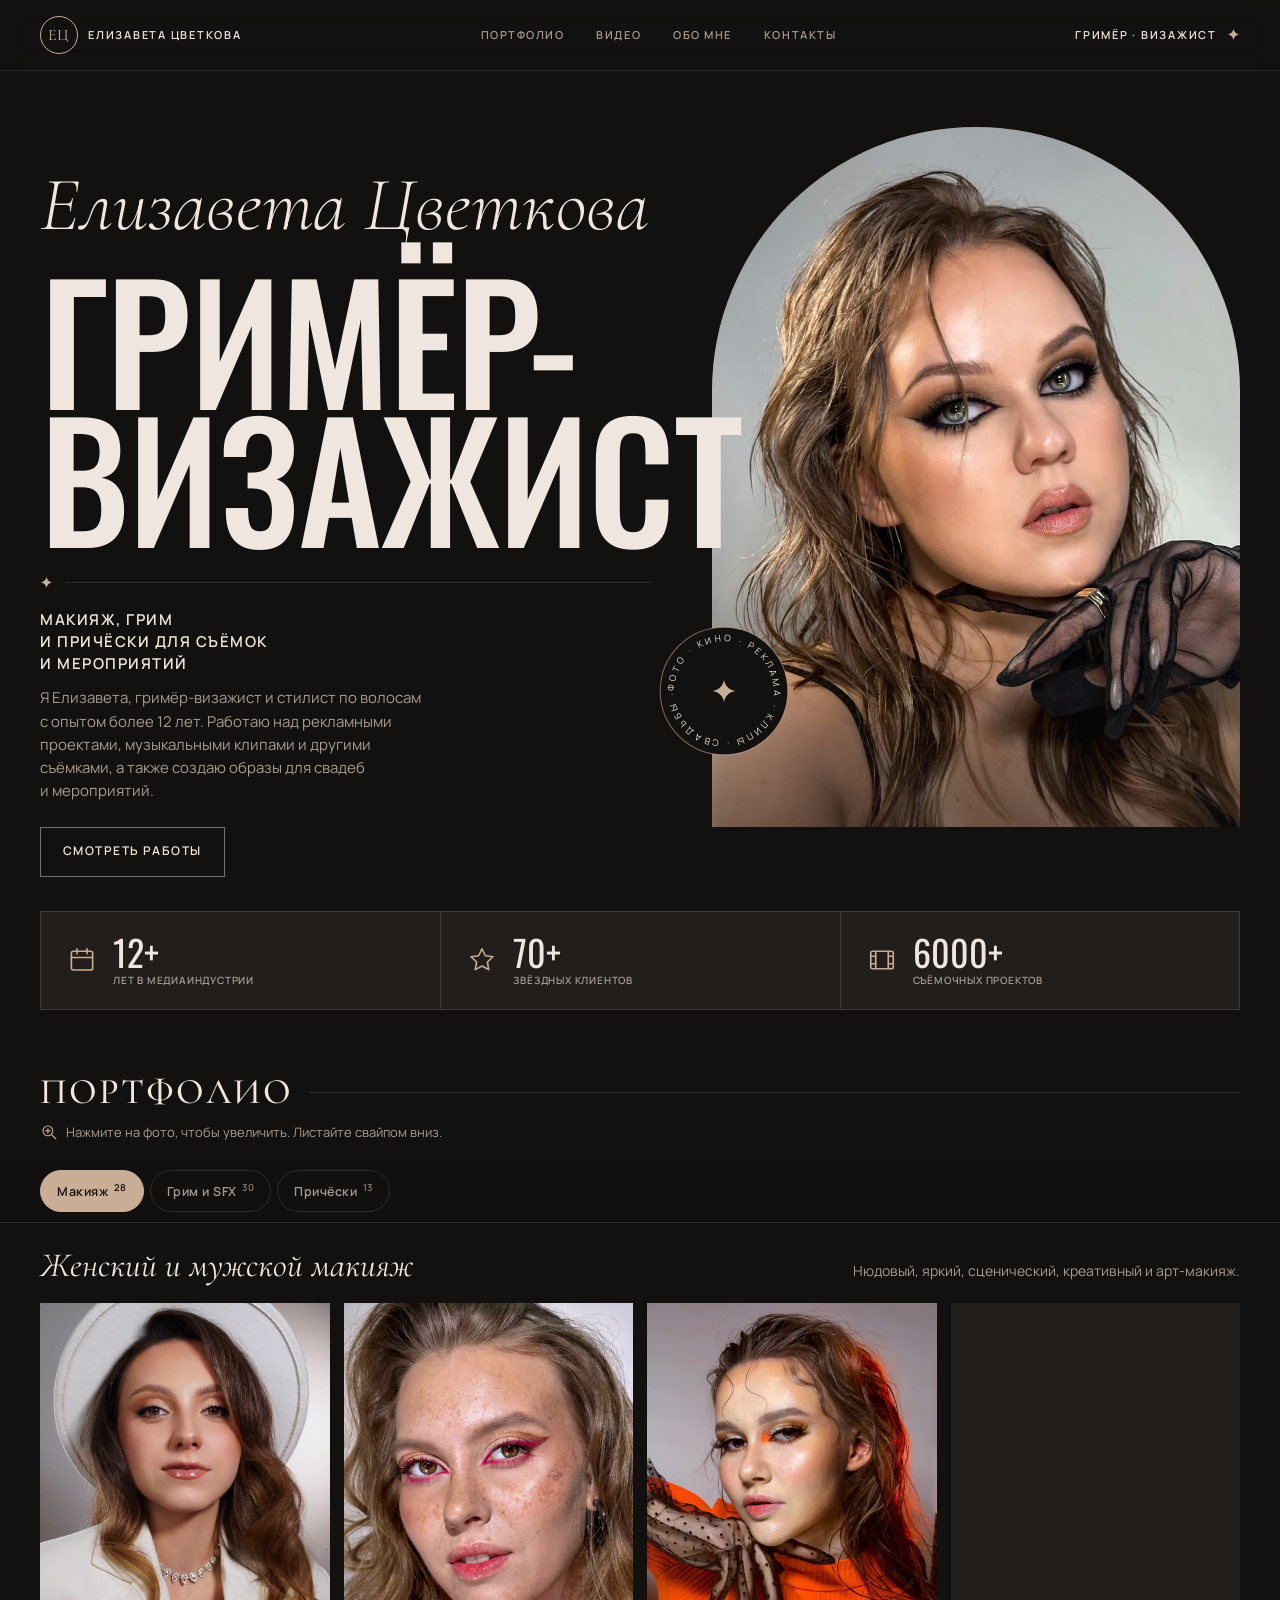
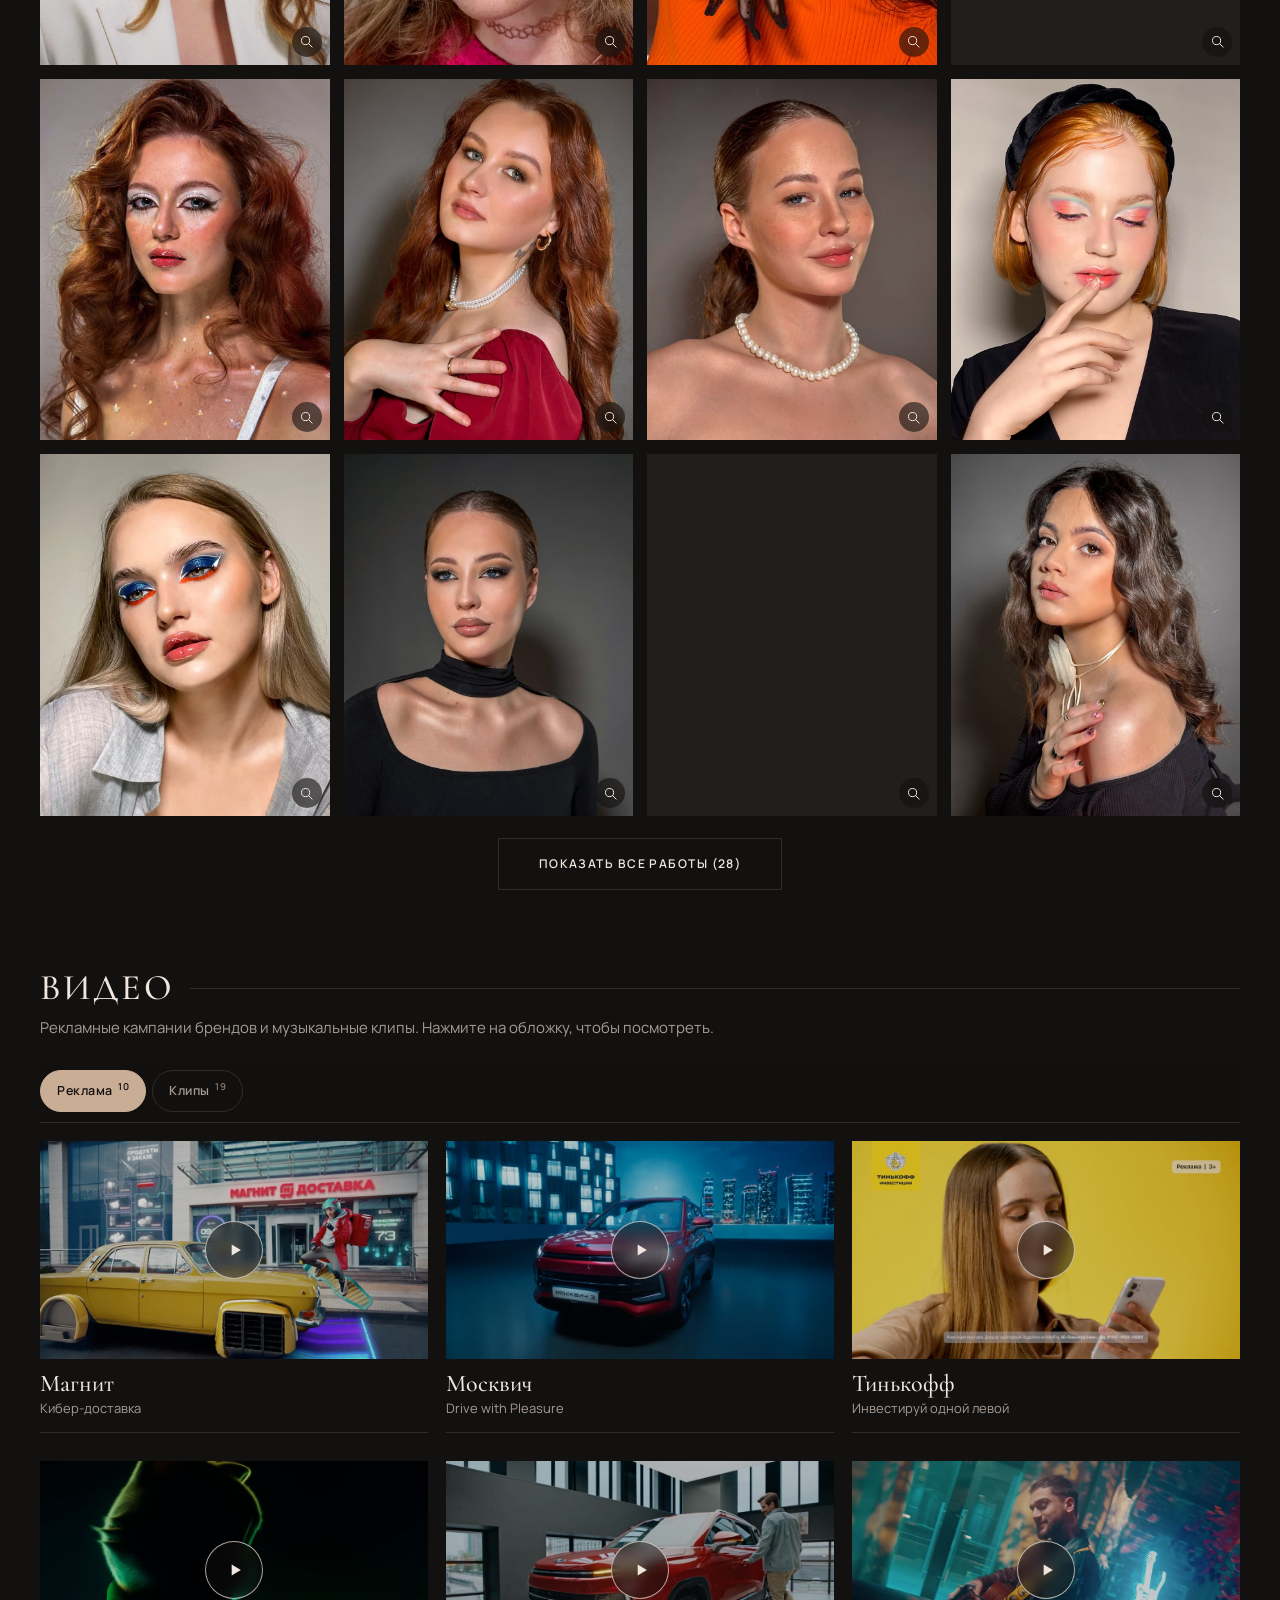
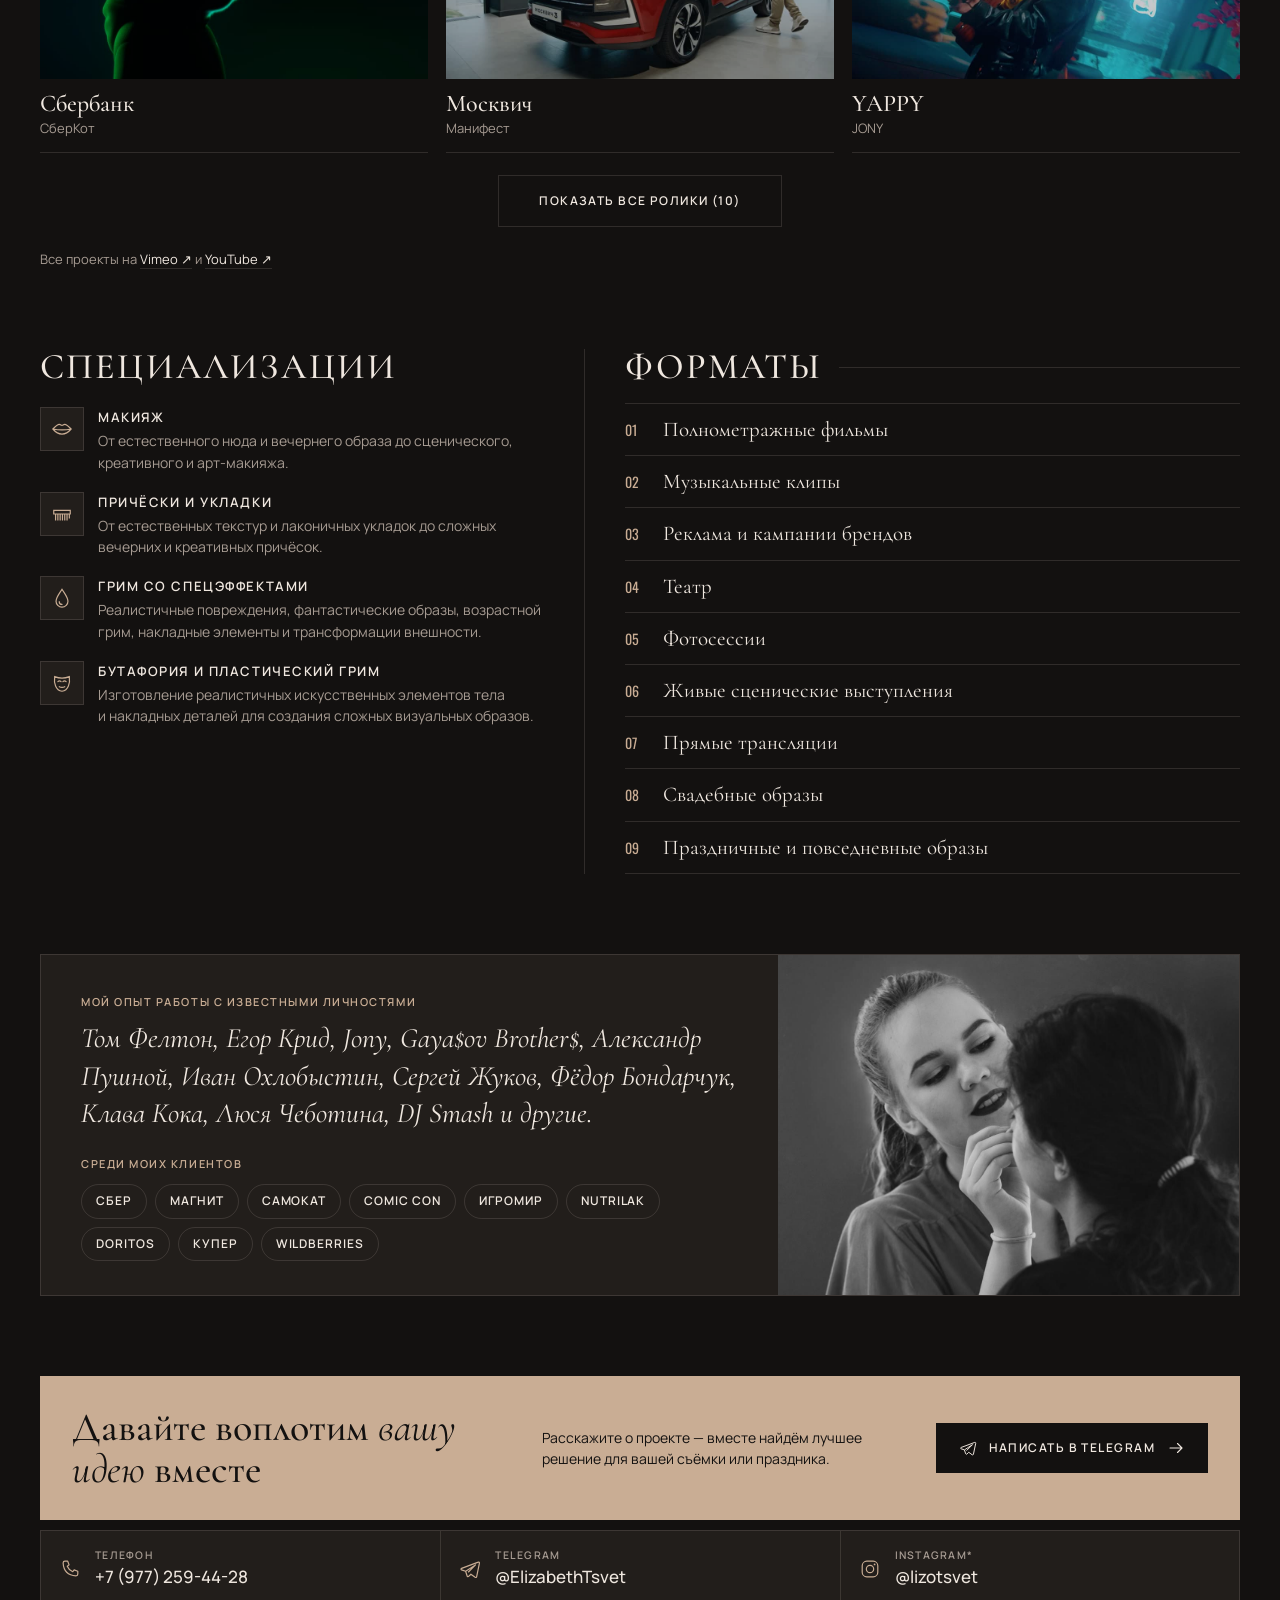
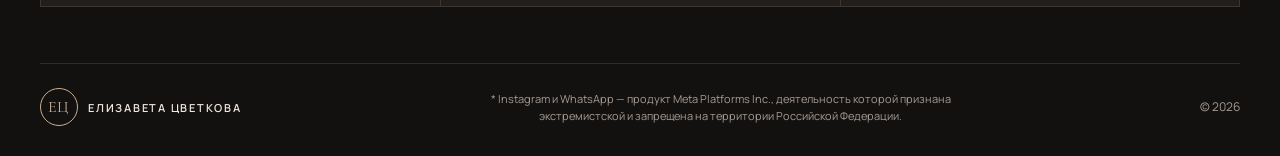
<file: index.html>
<!doctype html>
<html lang="ru">
<head>
  <meta charset="utf-8">
  <meta name="viewport" content="width=device-width, initial-scale=1, viewport-fit=cover">
  <title>Елизавета Цветкова — гримёр-визажист и стилист по волосам</title>
  <meta name="description" content="Елизавета Цветкова — профессиональный гримёр-визажист и стилист по волосам. Более 12 лет в медиаиндустрии: кино, музыкальные клипы, реклама, театр, фотосессии.">
  <meta name="theme-color" content="#131110">
  <meta property="og:title" content="Елизавета Цветкова — гримёр-визажист">
  <meta property="og:description" content="Макияж, грим и спецэффекты, причёски. Кино, клипы, реклама.">
  <meta property="og:image" content="assets/img/cover.jpg">
  <link rel="icon" href="data:image/svg+xml,%3Csvg xmlns='http://www.w3.org/2000/svg' viewBox='0 0 64 64'%3E%3Crect width='64' height='64' rx='32' fill='%23131110'/%3E%3Ccircle cx='32' cy='32' r='27' fill='none' stroke='%23c9ad94' stroke-width='2'/%3E%3Ctext x='32' y='42' font-family='Georgia,serif' font-size='28' fill='%23c9ad94' text-anchor='middle'%3EЕЦ%3C/text%3E%3C/svg%3E">
  <link rel="preconnect" href="https://fonts.googleapis.com">
  <link rel="preconnect" href="https://fonts.gstatic.com" crossorigin>
  <link href="https://fonts.googleapis.com/css2?family=Cormorant+Garamond:ital,wght@0,300;0,400;0,500;1,300;1,400&family=Oswald:wght@400;500&family=Manrope:wght@300;400;500;600&family=Marck+Script&display=swap" rel="stylesheet">
  <link rel="preload" as="image" href="assets/img/md/cover.jpg">
  <link rel="stylesheet" href="assets/vendor/photoswipe/photoswipe.css">
  <link rel="stylesheet" href="style.css">
</head>
<body>

<svg width="0" height="0" style="position:absolute" aria-hidden="true">
  <defs>
    <symbol id="i-star" viewBox="0 0 24 24"><path d="M12 1.5c.6 5.6 4.9 9.9 10.5 10.5-5.6.6-9.9 4.9-10.5 10.5C11.4 16.9 7.1 12.6 1.5 12 7.1 11.4 11.4 7.1 12 1.5z" fill="currentColor"/></symbol>
    <symbol id="i-star-o" viewBox="0 0 24 24"><path d="M12 3l2.7 5.6 6.1.8-4.5 4.2 1.1 6.1L12 16.8l-5.4 2.9 1.1-6.1-4.5-4.2 6.1-.8z" fill="none" stroke="currentColor" stroke-width="1.3" stroke-linejoin="round"/></symbol>
    <symbol id="i-arrow" viewBox="0 0 24 24"><path d="M4 12h15M14 6l6 6-6 6" fill="none" stroke="currentColor" stroke-width="1.5" stroke-linecap="round" stroke-linejoin="round"/></symbol>
    <symbol id="i-zoom" viewBox="0 0 24 24"><circle cx="10.5" cy="10.5" r="6.5" fill="none" stroke="currentColor" stroke-width="1.5"/><path d="M15.5 15.5L21 21M10.5 7.5v6M7.5 10.5h6" fill="none" stroke="currentColor" stroke-width="1.5" stroke-linecap="round"/></symbol>
    <symbol id="i-play" viewBox="0 0 24 24"><path d="M8 5.5v13l11-6.5z" fill="currentColor"/></symbol>
    <symbol id="i-brush" viewBox="0 0 24 24"><path d="M15 3l6 6-8.5 8.5-6-6z M6.5 11.5l6 6c-1.5 3-5 4-8.5 3.5 1-2 .5-4.5 2.5-9.5z" fill="none" stroke="currentColor" stroke-width="1.3" stroke-linejoin="round"/></symbol>
    <symbol id="i-lips" viewBox="0 0 24 24"><path d="M2 12c3-3 5-5 7-5 1.5 0 2 1 3 1s1.5-1 3-1c2 0 4 2 7 5-3 3.5-6 5.5-10 5.5S5 15.5 2 12z M2 12c5 1 15 1 20 0" fill="none" stroke="currentColor" stroke-width="1.3" stroke-linejoin="round"/></symbol>
    <symbol id="i-drop" viewBox="0 0 24 24"><path d="M12 2.5c3.5 5.5 6.5 9 6.5 13a6.5 6.5 0 01-13 0c0-4 3-7.5 6.5-13z M9 16a3 3 0 003 3" fill="none" stroke="currentColor" stroke-width="1.3" stroke-linecap="round"/></symbol>
    <symbol id="i-comb" viewBox="0 0 24 24"><path d="M3 8h18v4H3z M5 12v7 M7.5 12v7 M10 12v7 M12.5 12v7 M15 12v7 M17.5 12v7 M20 12v5" fill="none" stroke="currentColor" stroke-width="1.3"/></symbol>
    <symbol id="i-mask" viewBox="0 0 24 24"><path d="M4 5c5 2 11 2 16 0 1 7-1 15-8 16C5 20 3 12 4 5z M7.5 10.5c1-1 2.5-1 3.5 0 M13 10.5c1-1 2.5-1 3.5 0 M9 16c2 1 4 1 6 0" fill="none" stroke="currentColor" stroke-width="1.3" stroke-linecap="round"/></symbol>
    <symbol id="i-film" viewBox="0 0 24 24"><rect x="3" y="5" width="18" height="14" rx="1.5" fill="none" stroke="currentColor" stroke-width="1.3"/><path d="M7 5v14M17 5v14M3 9h4M3 15h4M17 9h4M17 15h4" fill="none" stroke="currentColor" stroke-width="1.3"/></symbol>
    <symbol id="i-calendar" viewBox="0 0 24 24"><rect x="3.5" y="5" width="17" height="15" rx="1.5" fill="none" stroke="currentColor" stroke-width="1.3"/><path d="M3.5 10h17M8 3v4M16 3v4" fill="none" stroke="currentColor" stroke-width="1.3" stroke-linecap="round"/></symbol>
    <symbol id="i-image" viewBox="0 0 24 24"><rect x="3.5" y="4.5" width="17" height="15" rx="1.5" fill="none" stroke="currentColor" stroke-width="1.3"/><circle cx="9" cy="10" r="1.8" fill="none" stroke="currentColor" stroke-width="1.3"/><path d="M4 17l5-4.5 4 3.5 3-2.5 4 3.5" fill="none" stroke="currentColor" stroke-width="1.3" stroke-linejoin="round"/></symbol>
    <symbol id="i-tg" viewBox="0 0 24 24"><path d="M21 4.5L2.8 11.3c-.8.3-.8 1.4 0 1.7l4.4 1.5 1.7 5.2c.2.7 1.1.9 1.6.4l2.5-2.4 4.6 3.4c.6.4 1.4.1 1.6-.6L22.3 5.7c.2-.8-.6-1.5-1.3-1.2z M7.3 14.5L18 7.5l-8 8" fill="none" stroke="currentColor" stroke-width="1.3" stroke-linejoin="round"/></symbol>
    <symbol id="i-phone" viewBox="0 0 24 24"><path d="M6.5 3.5h3l1.5 4-2 1.5a11 11 0 006 6l1.5-2 4 1.5v3a2 2 0 01-2 2C10 19 5 14 4.5 5.5a2 2 0 012-2z" fill="none" stroke="currentColor" stroke-width="1.3" stroke-linejoin="round"/></symbol>
    <symbol id="i-ig" viewBox="0 0 24 24"><rect x="3.5" y="3.5" width="17" height="17" rx="5" fill="none" stroke="currentColor" stroke-width="1.3"/><circle cx="12" cy="12" r="4" fill="none" stroke="currentColor" stroke-width="1.3"/><circle cx="17" cy="7" r="1" fill="currentColor"/></symbol>
    <symbol id="i-user" viewBox="0 0 24 24"><circle cx="12" cy="8" r="4" fill="none" stroke="currentColor" stroke-width="1.3"/><path d="M4 21c1-4.5 4.5-6.5 8-6.5s7 2 8 6.5" fill="none" stroke="currentColor" stroke-width="1.3" stroke-linecap="round"/></symbol>
  </defs>
</svg>

<!-- Header -->
<header class="hdr">
  <a class="hdr__brand" href="#top" aria-label="На главную">
    <span class="mono">ЕЦ</span>
    <span class="hdr__name">Елизавета Цветкова</span>
  </a>
  <nav class="hdr__nav" aria-label="Разделы">
    <a href="#portfolio">Портфолио</a>
    <a href="#video">Видео</a>
    <a href="#about">Обо мне</a>
    <a href="#contacts">Контакты</a>
  </nav>
  <p class="hdr__role">Гримёр · Визажист <svg class="star"><use href="#i-star"/></svg></p>
</header>

<main id="top">

  <!-- HERO -->
  <section class="hero">
    <div class="hero__head">
      <p class="hero__serif">Елизавета Цветкова</p>
      <h1 class="hero__title"><span>Гримёр-</span><span>визажист</span></h1>
    </div>

    <div class="hero__media">
      <div class="arch">
        <img src="assets/img/md/cover.jpg" alt="Вечерний макияж со смоки-айс — работа Елизаветы Цветковой" width="900" height="1238">
      </div>
      <svg class="badge" viewBox="0 0 120 120" aria-hidden="true">
        <defs><path id="ring" d="M60 60 m-45 0 a45 45 0 1 1 90 0 a45 45 0 1 1 -90 0"/></defs>
        <circle cx="60" cy="60" r="58" fill="#131110" stroke="#c9ad94" stroke-opacity=".55"/>
        <text font-family="Manrope, sans-serif" font-size="8.2" fill="#e9dfd5"><textPath href="#ring" textLength="280" lengthAdjust="spacing">ФОТО · КИНО · РЕКЛАМА · КЛИПЫ · СВАДЬБЫ ·</textPath></text>
        <use href="#i-star" x="48" y="48" width="24" height="24" color="#c9ad94"/>
      </svg>
    </div>

    <div class="hero__text">
      <p class="rule"><svg class="star"><use href="#i-star"/></svg><span></span></p>
      <p class="hero__lead">Макияж, грим и&nbsp;причёски для&nbsp;съёмок и&nbsp;мероприятий</p>
      <p class="hero__copy">Я&nbsp;Елизавета, гримёр-визажист и&nbsp;стилист по&nbsp;волосам с&nbsp;опытом более 12&nbsp;лет. Работаю над рекламными проектами, музыкальными клипами и&nbsp;другими съёмками, а&nbsp;также создаю образы для свадеб и&nbsp;мероприятий.</p>
      <div class="hero__cta">
        <a class="btn btn--light" href="#portfolio">Смотреть работы</a>
      </div>
    </div>
  </section>

  <!-- STATS -->
  <section class="stats wrap" aria-label="Коротко">
    <div class="stat"><svg><use href="#i-calendar"/></svg><p><b>12+</b><span>лет в&nbsp;медиа&shy;индустрии</span></p></div>
    <div class="stat"><svg><use href="#i-star-o"/></svg><p><b>70+</b><span>звёздных клиентов</span></p></div>
    <div class="stat"><svg><use href="#i-film"/></svg><p><b>6000+</b><span>съёмочных проектов</span></p></div>
  </section>

  <!-- PORTFOLIO -->
  <section class="portfolio" id="portfolio">
    <div class="sec-title wrap">
      <h2>Портфолио</h2><span class="sec-title__line"></span>
    </div>
    <p class="portfolio__hint wrap"><svg><use href="#i-zoom"/></svg>Нажмите на фото, чтобы увеличить. Листайте свайпом вниз.</p>

    <div class="tabs-bar">
      <div class="tabs wrap" role="tablist" aria-label="Направления">
        <button class="tab" role="tab" id="tab-makeup" aria-controls="makeup" aria-selected="true">Макияж <sup>28</sup></button>
        <button class="tab" role="tab" id="tab-sfx" aria-controls="sfx" aria-selected="false">Грим и&nbsp;SFX <sup>30</sup></button>
        <button class="tab" role="tab" id="tab-hair" aria-controls="hair" aria-selected="false">Причёски <sup>13</sup></button>
      </div>
    </div>

    <div class="panel wrap" id="makeup" role="tabpanel" aria-labelledby="tab-makeup">
      <div class="panel__head">
        <h3>Женский и&nbsp;мужской макияж</h3>
        <p>Нюдовый, яркий, сценический, креативный и&nbsp;арт-макияж.</p>
      </div>
      <div class="gal" id="gal-makeup"><!--GALLERY:makeup-->
        <a class="gal__item" href="assets/img/makeup-32.jpg" data-pswp-width="853" data-pswp-height="1280" data-caption="Макияж · 01 / 28"><img src="assets/img/md/makeup-32.jpg" alt="Макияж — работа Елизаветы Цветковой, 1" loading="lazy" decoding="async" width="853" height="1280"></a>
        <a class="gal__item" href="assets/img/makeup-33.jpg" data-pswp-width="960" data-pswp-height="1280" data-caption="Макияж · 02 / 28"><img src="assets/img/md/makeup-33.jpg" alt="Макияж — работа Елизаветы Цветковой, 2" loading="lazy" decoding="async" width="960" height="1280"></a>
        <a class="gal__item" href="assets/img/makeup-02.jpg" data-pswp-width="1449" data-pswp-height="1920" data-caption="Макияж · 03 / 28"><img src="assets/img/md/makeup-02.jpg" alt="Макияж — работа Елизаветы Цветковой, 3" loading="lazy" decoding="async" width="1449" height="1920"></a>
        <a class="gal__item" href="assets/img/makeup-03.jpg" data-pswp-width="1440" data-pswp-height="1920" data-caption="Макияж · 04 / 28"><img src="assets/img/md/makeup-03.jpg" alt="Макияж — работа Елизаветы Цветковой, 4" loading="lazy" decoding="async" width="1440" height="1920"></a>
        <a class="gal__item" href="assets/img/makeup-04.jpg" data-pswp-width="1530" data-pswp-height="1920" data-caption="Макияж · 05 / 28"><img src="assets/img/md/makeup-04.jpg" alt="Макияж — работа Елизаветы Цветковой, 5" loading="lazy" decoding="async" width="1530" height="1920"></a>
        <a class="gal__item" href="assets/img/makeup-05.jpg" data-pswp-width="1440" data-pswp-height="1920" data-caption="Макияж · 06 / 28"><img src="assets/img/md/makeup-05.jpg" alt="Макияж — работа Елизаветы Цветковой, 6" loading="lazy" decoding="async" width="1440" height="1920"></a>
        <a class="gal__item" href="assets/img/makeup-07.jpg" data-pswp-width="1440" data-pswp-height="1920" data-caption="Макияж · 07 / 28"><img src="assets/img/md/makeup-07.jpg" alt="Макияж — работа Елизаветы Цветковой, 7" loading="lazy" decoding="async" width="1440" height="1920"></a>
        <a class="gal__item" href="assets/img/makeup-08.jpg" data-pswp-width="1440" data-pswp-height="1920" data-caption="Макияж · 08 / 28"><img src="assets/img/md/makeup-08.jpg" alt="Макияж — работа Елизаветы Цветковой, 8" loading="lazy" decoding="async" width="1440" height="1920"></a>
        <a class="gal__item" href="assets/img/makeup-09.jpg" data-pswp-width="1440" data-pswp-height="1920" data-caption="Макияж · 09 / 28"><img src="assets/img/md/makeup-09.jpg" alt="Макияж — работа Елизаветы Цветковой, 9" loading="lazy" decoding="async" width="1440" height="1920"></a>
        <a class="gal__item" href="assets/img/makeup-10.jpg" data-pswp-width="1440" data-pswp-height="1920" data-caption="Макияж · 10 / 28"><img src="assets/img/md/makeup-10.jpg" alt="Макияж — работа Елизаветы Цветковой, 10" loading="lazy" decoding="async" width="1440" height="1920"></a>
        <a class="gal__item" href="assets/img/makeup-11.jpg" data-pswp-width="1440" data-pswp-height="1920" data-caption="Макияж · 11 / 28"><img src="assets/img/md/makeup-11.jpg" alt="Макияж — работа Елизаветы Цветковой, 11" loading="lazy" decoding="async" width="1440" height="1920"></a>
        <a class="gal__item" href="assets/img/makeup-12.jpg" data-pswp-width="1440" data-pswp-height="1920" data-caption="Макияж · 12 / 28"><img src="assets/img/md/makeup-12.jpg" alt="Макияж — работа Елизаветы Цветковой, 12" loading="lazy" decoding="async" width="1440" height="1920"></a>
        <a class="gal__item" href="assets/img/makeup-13.jpg" data-pswp-width="1440" data-pswp-height="1920" data-caption="Макияж · 13 / 28"><img src="assets/img/md/makeup-13.jpg" alt="Макияж — работа Елизаветы Цветковой, 13" loading="lazy" decoding="async" width="1440" height="1920"></a>
        <a class="gal__item" href="assets/img/makeup-14.jpg" data-pswp-width="1279" data-pswp-height="1920" data-caption="Макияж · 14 / 28"><img src="assets/img/md/makeup-14.jpg" alt="Макияж — работа Елизаветы Цветковой, 14" loading="lazy" decoding="async" width="1279" height="1920"></a>
        <a class="gal__item" href="assets/img/makeup-15.jpg" data-pswp-width="1279" data-pswp-height="1920" data-caption="Макияж · 15 / 28"><img src="assets/img/md/makeup-15.jpg" alt="Макияж — работа Елизаветы Цветковой, 15" loading="lazy" decoding="async" width="1279" height="1920"></a>
        <a class="gal__item" href="assets/img/makeup-19.jpg" data-pswp-width="1440" data-pswp-height="1800" data-caption="Макияж · 16 / 28"><img src="assets/img/md/makeup-19.jpg" alt="Макияж — работа Елизаветы Цветковой, 16" loading="lazy" decoding="async" width="1440" height="1800"></a>
        <a class="gal__item" href="assets/img/makeup-20.jpg" data-pswp-width="1365" data-pswp-height="1920" data-caption="Макияж · 17 / 28"><img src="assets/img/md/makeup-20.jpg" alt="Макияж — работа Елизаветы Цветковой, 17" loading="lazy" decoding="async" width="1365" height="1920"></a>
        <a class="gal__item" href="assets/img/makeup-21.jpg" data-pswp-width="1324" data-pswp-height="1920" data-caption="Макияж · 18 / 28"><img src="assets/img/md/makeup-21.jpg" alt="Макияж — работа Елизаветы Цветковой, 18" loading="lazy" decoding="async" width="1324" height="1920"></a>
        <a class="gal__item" href="assets/img/makeup-22.jpg" data-pswp-width="1400" data-pswp-height="1920" data-caption="Макияж · 19 / 28"><img src="assets/img/md/makeup-22.jpg" alt="Макияж — работа Елизаветы Цветковой, 19" loading="lazy" decoding="async" width="1400" height="1920"></a>
        <a class="gal__item" href="assets/img/makeup-23.jpg" data-pswp-width="1440" data-pswp-height="1920" data-caption="Макияж · 20 / 28"><img src="assets/img/md/makeup-23.jpg" alt="Макияж — работа Елизаветы Цветковой, 20" loading="lazy" decoding="async" width="1440" height="1920"></a>
        <a class="gal__item" href="assets/img/makeup-24.jpg" data-pswp-width="1440" data-pswp-height="1920" data-caption="Макияж · 21 / 28"><img src="assets/img/md/makeup-24.jpg" alt="Макияж — работа Елизаветы Цветковой, 21" loading="lazy" decoding="async" width="1440" height="1920"></a>
        <a class="gal__item" href="assets/img/makeup-25.jpg" data-pswp-width="1372" data-pswp-height="1920" data-caption="Макияж · 22 / 28"><img src="assets/img/md/makeup-25.jpg" alt="Макияж — работа Елизаветы Цветковой, 22" loading="lazy" decoding="async" width="1372" height="1920"></a>
        <a class="gal__item" href="assets/img/makeup-26.jpg" data-pswp-width="985" data-pswp-height="1280" data-caption="Макияж · 23 / 28"><img src="assets/img/md/makeup-26.jpg" alt="Макияж — работа Елизаветы Цветковой, 23" loading="lazy" decoding="async" width="985" height="1280"></a>
        <a class="gal__item" href="assets/img/makeup-27.jpg" data-pswp-width="1440" data-pswp-height="1920" data-caption="Макияж · 24 / 28"><img src="assets/img/md/makeup-27.jpg" alt="Макияж — работа Елизаветы Цветковой, 24" loading="lazy" decoding="async" width="1440" height="1920"></a>
        <a class="gal__item" href="assets/img/makeup-28.jpg" data-pswp-width="1440" data-pswp-height="1920" data-caption="Макияж · 25 / 28"><img src="assets/img/md/makeup-28.jpg" alt="Макияж — работа Елизаветы Цветковой, 25" loading="lazy" decoding="async" width="1440" height="1920"></a>
        <a class="gal__item gal__item--wide" href="assets/img/makeup-29.jpg" data-pswp-width="1600" data-pswp-height="1066" data-caption="Макияж · 26 / 28"><img src="assets/img/md/makeup-29.jpg" alt="Макияж — работа Елизаветы Цветковой, 26" loading="lazy" decoding="async" width="1600" height="1066"></a>
        <a class="gal__item gal__item--wide" href="assets/img/makeup-30.jpg" data-pswp-width="1600" data-pswp-height="1194" data-caption="Макияж · 27 / 28"><img src="assets/img/md/makeup-30.jpg" alt="Макияж — работа Елизаветы Цветковой, 27" loading="lazy" decoding="async" width="1600" height="1194"></a>
        <a class="gal__item gal__item--wide" href="assets/img/makeup-31.jpg" data-pswp-width="1600" data-pswp-height="1164" data-caption="Макияж · 28 / 28"><img src="assets/img/md/makeup-31.jpg" alt="Макияж — работа Елизаветы Цветковой, 28" loading="lazy" decoding="async" width="1600" height="1164"></a>
      <!--/GALLERY--></div>
      <button class="more" type="button" data-more="gal-makeup">Показать все работы</button>
    </div>

    <div class="panel wrap" id="sfx" role="tabpanel" aria-labelledby="tab-sfx">
      <div class="panel__head">
        <h3>Грим, спецэффекты и&nbsp;бутафория</h3>
        <p>Реалистичные раны, травмы и&nbsp;повреждения, возрастной грим, бутафория и&nbsp;искусственные части тела.</p>
      </div>
      <div class="gal" id="gal-sfx"><!--GALLERY:sfx-->
        <a class="gal__item" href="assets/img/sfx-25.jpg" data-pswp-width="828" data-pswp-height="1242" data-caption="Грим и SFX · 01 / 30"><img src="assets/img/md/sfx-25.jpg" alt="Грим и SFX — работа Елизаветы Цветковой, 1" loading="lazy" decoding="async" width="828" height="1242"></a>
        <a class="gal__item" href="assets/img/sfx-26.jpg" data-pswp-width="720" data-pswp-height="1280" data-caption="Грим и SFX · 02 / 30"><img src="assets/img/md/sfx-26.jpg" alt="Грим и SFX — работа Елизаветы Цветковой, 2" loading="lazy" decoding="async" width="720" height="1280"></a>
        <a class="gal__item" href="assets/img/sfx-27.jpg" data-pswp-width="1113" data-pswp-height="1280" data-caption="Грим и SFX · 03 / 30"><img src="assets/img/md/sfx-27.jpg" alt="Грим и SFX — работа Елизаветы Цветковой, 3" loading="lazy" decoding="async" width="1113" height="1280"></a>
        <a class="gal__item" href="assets/img/sfx-28.jpg" data-pswp-width="960" data-pswp-height="1280" data-caption="Грим и SFX · 04 / 30"><img src="assets/img/md/sfx-28.jpg" alt="Грим и SFX — работа Елизаветы Цветковой, 4" loading="lazy" decoding="async" width="960" height="1280"></a>
        <a class="gal__item" href="assets/img/sfx-29.jpg" data-pswp-width="960" data-pswp-height="1280" data-caption="Грим и SFX · 05 / 30"><img src="assets/img/md/sfx-29.jpg" alt="Грим и SFX — работа Елизаветы Цветковой, 5" loading="lazy" decoding="async" width="960" height="1280"></a>
        <a class="gal__item" href="assets/img/sfx-30.jpg" data-pswp-width="853" data-pswp-height="1280" data-caption="Грим и SFX · 06 / 30"><img src="assets/img/md/sfx-30.jpg" alt="Грим и SFX — работа Елизаветы Цветковой, 6" loading="lazy" decoding="async" width="853" height="1280"></a>
        <a class="gal__item" href="assets/img/sfx-01.jpg" data-pswp-width="828" data-pswp-height="1036" data-caption="Грим и SFX · 07 / 30"><img src="assets/img/md/sfx-01.jpg" alt="Грим и SFX — работа Елизаветы Цветковой, 7" loading="lazy" decoding="async" width="828" height="1036"></a>
        <a class="gal__item gal__item--wide" href="assets/img/sfx-02.jpg" data-pswp-width="1200" data-pswp-height="800" data-caption="Грим и SFX · 08 / 30"><img src="assets/img/md/sfx-02.jpg" alt="Грим и SFX — работа Елизаветы Цветковой, 8" loading="lazy" decoding="async" width="1200" height="800"></a>
        <a class="gal__item" href="assets/img/sfx-03.jpg" data-pswp-width="1179" data-pswp-height="1174" data-caption="Грим и SFX · 09 / 30"><img src="assets/img/md/sfx-03.jpg" alt="Грим и SFX — работа Елизаветы Цветковой, 9" loading="lazy" decoding="async" width="1179" height="1174"></a>
        <a class="gal__item" href="assets/img/sfx-04.jpg" data-pswp-width="1280" data-pswp-height="1920" data-caption="Грим и SFX · 10 / 30"><img src="assets/img/md/sfx-04.jpg" alt="Грим и SFX — работа Елизаветы Цветковой, 10" loading="lazy" decoding="async" width="1280" height="1920"></a>
        <a class="gal__item" href="assets/img/sfx-05.jpg" data-pswp-width="1440" data-pswp-height="1920" data-caption="Грим и SFX · 11 / 30"><img src="assets/img/md/sfx-05.jpg" alt="Грим и SFX — работа Елизаветы Цветковой, 11" loading="lazy" decoding="async" width="1440" height="1920"></a>
        <a class="gal__item" href="assets/img/sfx-06.jpg" data-pswp-width="1440" data-pswp-height="1920" data-caption="Грим и SFX · 12 / 30"><img src="assets/img/md/sfx-06.jpg" alt="Грим и SFX — работа Елизаветы Цветковой, 12" loading="lazy" decoding="async" width="1440" height="1920"></a>
        <a class="gal__item" href="assets/img/sfx-07.jpg" data-pswp-width="1536" data-pswp-height="1920" data-caption="Грим и SFX · 13 / 30"><img src="assets/img/md/sfx-07.jpg" alt="Грим и SFX — работа Елизаветы Цветковой, 13" loading="lazy" decoding="async" width="1536" height="1920"></a>
        <a class="gal__item gal__item--wide" href="assets/img/sfx-08.jpg" data-pswp-width="1064" data-pswp-height="626" data-caption="Грим и SFX · 14 / 30"><img src="assets/img/md/sfx-08.jpg" alt="Грим и SFX — работа Елизаветы Цветковой, 14" loading="lazy" decoding="async" width="1064" height="626"></a>
        <a class="gal__item" href="assets/img/sfx-09.jpg" data-pswp-width="1460" data-pswp-height="1920" data-caption="Грим и SFX · 15 / 30"><img src="assets/img/md/sfx-09.jpg" alt="Грим и SFX — работа Елизаветы Цветковой, 15" loading="lazy" decoding="async" width="1460" height="1920"></a>
        <a class="gal__item" href="assets/img/sfx-10.jpg" data-pswp-width="1388" data-pswp-height="1920" data-caption="Грим и SFX · 16 / 30"><img src="assets/img/md/sfx-10.jpg" alt="Грим и SFX — работа Елизаветы Цветковой, 16" loading="lazy" decoding="async" width="1388" height="1920"></a>
        <a class="gal__item gal__item--wide" href="assets/img/sfx-11.jpg" data-pswp-width="1600" data-pswp-height="1200" data-caption="Грим и SFX · 17 / 30"><img src="assets/img/md/sfx-11.jpg" alt="Грим и SFX — работа Елизаветы Цветковой, 17" loading="lazy" decoding="async" width="1600" height="1200"></a>
        <a class="gal__item" href="assets/img/sfx-12.jpg" data-pswp-width="828" data-pswp-height="988" data-caption="Грим и SFX · 18 / 30"><img src="assets/img/md/sfx-12.jpg" alt="Грим и SFX — работа Елизаветы Цветковой, 18" loading="lazy" decoding="async" width="828" height="988"></a>
        <a class="gal__item" href="assets/img/sfx-13.jpg" data-pswp-width="828" data-pswp-height="990" data-caption="Грим и SFX · 19 / 30"><img src="assets/img/md/sfx-13.jpg" alt="Грим и SFX — работа Елизаветы Цветковой, 19" loading="lazy" decoding="async" width="828" height="990"></a>
        <a class="gal__item" href="assets/img/sfx-14.jpg" data-pswp-width="1279" data-pswp-height="1920" data-caption="Грим и SFX · 20 / 30"><img src="assets/img/md/sfx-14.jpg" alt="Грим и SFX — работа Елизаветы Цветковой, 20" loading="lazy" decoding="async" width="1279" height="1920"></a>
        <a class="gal__item" href="assets/img/sfx-15.jpg" data-pswp-width="1453" data-pswp-height="1920" data-caption="Грим и SFX · 21 / 30"><img src="assets/img/md/sfx-15.jpg" alt="Грим и SFX — работа Елизаветы Цветковой, 21" loading="lazy" decoding="async" width="1453" height="1920"></a>
        <a class="gal__item" href="assets/img/sfx-16.jpg" data-pswp-width="1440" data-pswp-height="1920" data-caption="Грим и SFX · 22 / 30"><img src="assets/img/md/sfx-16.jpg" alt="Грим и SFX — работа Елизаветы Цветковой, 22" loading="lazy" decoding="async" width="1440" height="1920"></a>
        <a class="gal__item" href="assets/img/sfx-17.jpg" data-pswp-width="1440" data-pswp-height="1920" data-caption="Грим и SFX · 23 / 30"><img src="assets/img/md/sfx-17.jpg" alt="Грим и SFX — работа Елизаветы Цветковой, 23" loading="lazy" decoding="async" width="1440" height="1920"></a>
        <a class="gal__item" href="assets/img/sfx-18.jpg" data-pswp-width="828" data-pswp-height="1072" data-caption="Грим и SFX · 24 / 30"><img src="assets/img/md/sfx-18.jpg" alt="Грим и SFX — работа Елизаветы Цветковой, 24" loading="lazy" decoding="async" width="828" height="1072"></a>
        <a class="gal__item" href="assets/img/sfx-19.jpg" data-pswp-width="1536" data-pswp-height="1920" data-caption="Грим и SFX · 25 / 30"><img src="assets/img/md/sfx-19.jpg" alt="Грим и SFX — работа Елизаветы Цветковой, 25" loading="lazy" decoding="async" width="1536" height="1920"></a>
        <a class="gal__item" href="assets/img/sfx-20.jpg" data-pswp-width="1179" data-pswp-height="1462" data-caption="Грим и SFX · 26 / 30"><img src="assets/img/md/sfx-20.jpg" alt="Грим и SFX — работа Елизаветы Цветковой, 26" loading="lazy" decoding="async" width="1179" height="1462"></a>
        <a class="gal__item" href="assets/img/sfx-21.jpg" data-pswp-width="1179" data-pswp-height="1466" data-caption="Грим и SFX · 27 / 30"><img src="assets/img/md/sfx-21.jpg" alt="Грим и SFX — работа Елизаветы Цветковой, 27" loading="lazy" decoding="async" width="1179" height="1466"></a>
        <a class="gal__item" href="assets/img/sfx-22.jpg" data-pswp-width="1179" data-pswp-height="1456" data-caption="Грим и SFX · 28 / 30"><img src="assets/img/md/sfx-22.jpg" alt="Грим и SFX — работа Елизаветы Цветковой, 28" loading="lazy" decoding="async" width="1179" height="1456"></a>
        <a class="gal__item" href="assets/img/sfx-23.jpg" data-pswp-width="1536" data-pswp-height="1920" data-caption="Грим и SFX · 29 / 30"><img src="assets/img/md/sfx-23.jpg" alt="Грим и SFX — работа Елизаветы Цветковой, 29" loading="lazy" decoding="async" width="1536" height="1920"></a>
        <a class="gal__item" href="assets/img/sfx-24.jpg" data-pswp-width="1440" data-pswp-height="1920" data-caption="Грим и SFX · 30 / 30"><img src="assets/img/md/sfx-24.jpg" alt="Грим и SFX — работа Елизаветы Цветковой, 30" loading="lazy" decoding="async" width="1440" height="1920"></a>
      <!--/GALLERY--></div>
      <button class="more" type="button" data-more="gal-sfx">Показать все работы</button>
    </div>

    <div class="panel wrap" id="hair" role="tabpanel" aria-labelledby="tab-hair">
      <div class="panel__head">
        <h3>Причёски</h3>
        <p>Причёски любой сложности&nbsp;— от&nbsp;естественных и&nbsp;мягких форм до&nbsp;сложных творческих укладок.</p>
      </div>
      <div class="gal" id="gal-hair"><!--GALLERY:hair-->
        <a class="gal__item" href="assets/img/hair-01.jpg" data-pswp-width="1440" data-pswp-height="1920" data-caption="Причёски · 01 / 13"><img src="assets/img/md/hair-01.jpg" alt="Причёски — работа Елизаветы Цветковой, 1" loading="lazy" decoding="async" width="1440" height="1920"></a>
        <a class="gal__item" href="assets/img/hair-02.jpg" data-pswp-width="1440" data-pswp-height="1920" data-caption="Причёски · 02 / 13"><img src="assets/img/md/hair-02.jpg" alt="Причёски — работа Елизаветы Цветковой, 2" loading="lazy" decoding="async" width="1440" height="1920"></a>
        <a class="gal__item" href="assets/img/hair-03.jpg" data-pswp-width="1440" data-pswp-height="1920" data-caption="Причёски · 03 / 13"><img src="assets/img/md/hair-03.jpg" alt="Причёски — работа Елизаветы Цветковой, 3" loading="lazy" decoding="async" width="1440" height="1920"></a>
        <a class="gal__item" href="assets/img/hair-04.jpg" data-pswp-width="1440" data-pswp-height="1920" data-caption="Причёски · 04 / 13"><img src="assets/img/md/hair-04.jpg" alt="Причёски — работа Елизаветы Цветковой, 4" loading="lazy" decoding="async" width="1440" height="1920"></a>
        <a class="gal__item" href="assets/img/hair-05.jpg" data-pswp-width="1440" data-pswp-height="1920" data-caption="Причёски · 05 / 13"><img src="assets/img/md/hair-05.jpg" alt="Причёски — работа Елизаветы Цветковой, 5" loading="lazy" decoding="async" width="1440" height="1920"></a>
        <a class="gal__item" href="assets/img/hair-06.jpg" data-pswp-width="1440" data-pswp-height="1920" data-caption="Причёски · 06 / 13"><img src="assets/img/md/hair-06.jpg" alt="Причёски — работа Елизаветы Цветковой, 6" loading="lazy" decoding="async" width="1440" height="1920"></a>
        <a class="gal__item" href="assets/img/hair-07.jpg" data-pswp-width="1440" data-pswp-height="1920" data-caption="Причёски · 07 / 13"><img src="assets/img/md/hair-07.jpg" alt="Причёски — работа Елизаветы Цветковой, 7" loading="lazy" decoding="async" width="1440" height="1920"></a>
        <a class="gal__item" href="assets/img/hair-08.jpg" data-pswp-width="1025" data-pswp-height="1280" data-caption="Причёски · 08 / 13"><img src="assets/img/md/hair-08.jpg" alt="Причёски — работа Елизаветы Цветковой, 8" loading="lazy" decoding="async" width="1025" height="1280"></a>
        <a class="gal__item" href="assets/img/hair-09.jpg" data-pswp-width="1440" data-pswp-height="1920" data-caption="Причёски · 09 / 13"><img src="assets/img/md/hair-09.jpg" alt="Причёски — работа Елизаветы Цветковой, 9" loading="lazy" decoding="async" width="1440" height="1920"></a>
        <a class="gal__item" href="assets/img/hair-10.jpg" data-pswp-width="1440" data-pswp-height="1920" data-caption="Причёски · 10 / 13"><img src="assets/img/md/hair-10.jpg" alt="Причёски — работа Елизаветы Цветковой, 10" loading="lazy" decoding="async" width="1440" height="1920"></a>
        <a class="gal__item" href="assets/img/hair-11.jpg" data-pswp-width="1080" data-pswp-height="1920" data-caption="Причёски · 11 / 13"><img src="assets/img/md/hair-11.jpg" alt="Причёски — работа Елизаветы Цветковой, 11" loading="lazy" decoding="async" width="1080" height="1920"></a>
        <a class="gal__item" href="assets/img/hair-12.jpg" data-pswp-width="1031" data-pswp-height="1396" data-caption="Причёски · 12 / 13"><img src="assets/img/md/hair-12.jpg" alt="Причёски — работа Елизаветы Цветковой, 12" loading="lazy" decoding="async" width="1031" height="1396"></a>
        <a class="gal__item" href="assets/img/hair-13.jpg" data-pswp-width="1440" data-pswp-height="1920" data-caption="Причёски · 13 / 13"><img src="assets/img/md/hair-13.jpg" alt="Причёски — работа Елизаветы Цветковой, 13" loading="lazy" decoding="async" width="1440" height="1920"></a>
      <!--/GALLERY--></div>
      <button class="more" type="button" data-more="gal-hair">Показать все работы</button>
    </div>
  </section>

  <!-- VIDEO -->
  <section class="video wrap" id="video">
    <div class="sec-title">
      <h2>Видео</h2><span class="sec-title__line"></span>
    </div>
    <p class="sec-sub">Рекламные кампании брендов и&nbsp;музыкальные клипы. Нажмите на&nbsp;обложку, чтобы посмотреть.</p>

    <div class="tabs-bar tabs-bar--video">
      <div class="tabs" role="tablist" aria-label="Видео по типу">
        <button class="tab" role="tab" id="tab-ads" aria-controls="ads" aria-selected="true">Реклама <sup>10</sup></button>
        <button class="tab" role="tab" id="tab-clips" aria-controls="clips" aria-selected="false">Клипы <sup>19</sup></button>
      </div>
    </div>

    <div class="vpanel" id="ads" role="tabpanel" aria-labelledby="tab-ads">
      <div class="vgrid" id="vg-ads" data-visible="6"><!--VIDEOS:ads-->
        <button class="vitem" type="button" data-provider="vimeo" data-id="762327409" data-title="Магнит — Кибер-доставка"><span class="vitem__thumb"><img src="assets/video/vimeo-762327409.jpg" alt="" loading="lazy" decoding="async" width="960" height="540"><span class="vitem__play"><svg><use href="#i-play"/></svg></span></span><span class="vitem__text"><b>Магнит</b><span>Кибер-доставка</span></span></button>
        <button class="vitem" type="button" data-provider="vimeo" data-id="928876050" data-title="Москвич — Drive with Pleasure"><span class="vitem__thumb"><img src="assets/video/vimeo-928876050.jpg" alt="" loading="lazy" decoding="async" width="960" height="540"><span class="vitem__play"><svg><use href="#i-play"/></svg></span></span><span class="vitem__text"><b>Москвич</b><span>Drive with Pleasure</span></span></button>
        <button class="vitem" type="button" data-provider="vimeo" data-id="1170024408" data-title="Тинькофф — Инвестируй одной левой"><span class="vitem__thumb"><img src="assets/video/vimeo-1170024408.jpg" alt="" loading="lazy" decoding="async" width="960" height="540"><span class="vitem__play"><svg><use href="#i-play"/></svg></span></span><span class="vitem__text"><b>Тинькофф</b><span>Инвестируй одной левой</span></span></button>
        <button class="vitem" type="button" data-provider="vimeo" data-id="1170022445" data-title="Сбербанк — СберКот"><span class="vitem__thumb"><img src="assets/video/vimeo-1170022445.jpg" alt="" loading="lazy" decoding="async" width="960" height="540"><span class="vitem__play"><svg><use href="#i-play"/></svg></span></span><span class="vitem__text"><b>Сбербанк</b><span>СберКот</span></span></button>
        <button class="vitem" type="button" data-provider="vimeo" data-id="1054194268" data-title="Москвич — Манифест"><span class="vitem__thumb"><img src="assets/video/vimeo-1054194268.jpg" alt="" loading="lazy" decoding="async" width="960" height="540"><span class="vitem__play"><svg><use href="#i-play"/></svg></span></span><span class="vitem__text"><b>Москвич</b><span>Манифест</span></span></button>
        <button class="vitem" type="button" data-provider="vimeo" data-id="672281085" data-title="YAPPY — JONY"><span class="vitem__thumb"><img src="assets/video/vimeo-672281085.jpg" alt="" loading="lazy" decoding="async" width="960" height="540"><span class="vitem__play"><svg><use href="#i-play"/></svg></span></span><span class="vitem__text"><b>YAPPY</b><span>JONY</span></span></button>
        <button class="vitem" type="button" data-provider="vimeo" data-id="511983075" data-title="MAKFA — Первые для первых"><span class="vitem__thumb"><img src="assets/video/vimeo-511983075.jpg" alt="" loading="lazy" decoding="async" width="960" height="540"><span class="vitem__play"><svg><use href="#i-play"/></svg></span></span><span class="vitem__text"><b>MAKFA</b><span>Первые для первых</span></span></button>
        <button class="vitem" type="button" data-provider="vimeo" data-id="1034226140" data-title="СБП — Федерация фигурного катания"><span class="vitem__thumb"><img src="assets/video/vimeo-1034226140.jpg" alt="" loading="lazy" decoding="async" width="960" height="540"><span class="vitem__play"><svg><use href="#i-play"/></svg></span></span><span class="vitem__text"><b>СБП</b><span>Федерация фигурного катания</span></span></button>
        <button class="vitem" type="button" data-provider="vimeo" data-id="937732714" data-title="PWL — A Timeless Victory"><span class="vitem__thumb"><img src="assets/video/vimeo-937732714.jpg" alt="" loading="lazy" decoding="async" width="960" height="540"><span class="vitem__play"><svg><use href="#i-play"/></svg></span></span><span class="vitem__text"><b>PWL</b><span>A Timeless Victory</span></span></button>
        <button class="vitem" type="button" data-provider="vimeo" data-id="593340067" data-title="Cosmos Hotel Group — Manifest"><span class="vitem__thumb"><img src="assets/video/vimeo-593340067.jpg" alt="" loading="lazy" decoding="async" width="960" height="540"><span class="vitem__play"><svg><use href="#i-play"/></svg></span></span><span class="vitem__text"><b>Cosmos Hotel Group</b><span>Manifest</span></span></button>
      <!--/VIDEOS--></div>
      <button class="more" type="button" data-more="vg-ads" data-label="Показать все ролики">Показать все ролики</button>
    </div>
    <div class="vpanel" id="clips" role="tabpanel" aria-labelledby="tab-clips">
      <div class="vgrid" id="vg-clips" data-visible="6"><!--VIDEOS:clips-->
        <button class="vitem" type="button" data-provider="youtube" data-id="cuZC6fJlnIo" data-title="Руки Вверх — #ТанецПОП"><span class="vitem__thumb"><img src="assets/video/youtube-cuZC6fJlnIo.jpg" alt="" loading="lazy" decoding="async" width="960" height="540"><span class="vitem__play"><svg><use href="#i-play"/></svg></span></span><span class="vitem__text"><b>Руки Вверх</b><span>#ТанецПОП</span></span></button>
        <button class="vitem" type="button" data-provider="youtube" data-id="pUov86haT88" data-title="GAYAZOV$ BROTHER$ — Увезите меня на дип-хаус"><span class="vitem__thumb"><img src="assets/video/youtube-pUov86haT88.jpg" alt="" loading="lazy" decoding="async" width="960" height="540"><span class="vitem__play"><svg><use href="#i-play"/></svg></span></span><span class="vitem__text"><b>GAYAZOV$ BROTHER$</b><span>Увезите меня на дип-хаус</span></span></button>
        <button class="vitem" type="button" data-provider="youtube" data-id="BiMgQ6itBvk" data-title="DJ Smash feat. Люся Чеботина — Амнезия"><span class="vitem__thumb"><img src="assets/video/youtube-BiMgQ6itBvk.jpg" alt="" loading="lazy" decoding="async" width="960" height="540"><span class="vitem__play"><svg><use href="#i-play"/></svg></span></span><span class="vitem__text"><b>DJ Smash feat. Люся Чеботина</b><span>Амнезия</span></span></button>
        <button class="vitem" type="button" data-provider="youtube" data-id="krnU7TBqL6A" data-title="DJ Smash feat. Дмитрий Ланской — Гимн регби"><span class="vitem__thumb"><img src="assets/video/youtube-krnU7TBqL6A.jpg" alt="" loading="lazy" decoding="async" width="960" height="540"><span class="vitem__play"><svg><use href="#i-play"/></svg></span></span><span class="vitem__text"><b>DJ Smash feat. Дмитрий Ланской</b><span>Гимн регби</span></span></button>
        <button class="vitem" type="button" data-provider="youtube" data-id="cSfvB0OZ-5Q" data-title="Смоки Мо — Белый блюз"><span class="vitem__thumb"><img src="assets/video/youtube-cSfvB0OZ-5Q.jpg" alt="" loading="lazy" decoding="async" width="960" height="540"><span class="vitem__play"><svg><use href="#i-play"/></svg></span></span><span class="vitem__text"><b>Смоки Мо</b><span>Белый блюз</span></span></button>
        <button class="vitem" type="button" data-provider="youtube" data-id="o8R5IZu3HEw" data-title="PKHAT feat. Boulevard Depo &amp; Yanix — AFK"><span class="vitem__thumb"><img src="assets/video/youtube-o8R5IZu3HEw.jpg" alt="" loading="lazy" decoding="async" width="960" height="540"><span class="vitem__play"><svg><use href="#i-play"/></svg></span></span><span class="vitem__text"><b>PKHAT feat. Boulevard Depo &amp; Yanix</b><span>AFK</span></span></button>
        <button class="vitem" type="button" data-provider="youtube" data-id="SjhVeXJanhQ" data-title="АЙКЬЮ — На эмоциях"><span class="vitem__thumb"><img src="assets/video/youtube-SjhVeXJanhQ.jpg" alt="" loading="lazy" decoding="async" width="960" height="540"><span class="vitem__play"><svg><use href="#i-play"/></svg></span></span><span class="vitem__text"><b>АЙКЬЮ</b><span>На эмоциях</span></span></button>
        <button class="vitem" type="button" data-provider="youtube" data-id="tpQUdo-Su8g" data-title="Zvonkiy — Shine"><span class="vitem__thumb"><img src="assets/video/youtube-tpQUdo-Su8g.jpg" alt="" loading="lazy" decoding="async" width="960" height="540"><span class="vitem__play"><svg><use href="#i-play"/></svg></span></span><span class="vitem__text"><b>Zvonkiy</b><span>Shine</span></span></button>
        <button class="vitem" type="button" data-provider="youtube" data-id="oQz7NaOmDKs" data-title="ST — Роллексы"><span class="vitem__thumb"><img src="assets/video/youtube-oQz7NaOmDKs.jpg" alt="" loading="lazy" decoding="async" width="960" height="540"><span class="vitem__play"><svg><use href="#i-play"/></svg></span></span><span class="vitem__text"><b>ST</b><span>Роллексы</span></span></button>
        <button class="vitem" type="button" data-provider="youtube" data-id="wiz22jLZh8k" data-title="Xcho — Майка"><span class="vitem__thumb"><img src="assets/video/youtube-wiz22jLZh8k.jpg" alt="" loading="lazy" decoding="async" width="960" height="540"><span class="vitem__play"><svg><use href="#i-play"/></svg></span></span><span class="vitem__text"><b>Xcho</b><span>Майка</span></span></button>
        <button class="vitem" type="button" data-provider="youtube" data-id="7ZMH5vwiJGs" data-title="DINAT — Полюби меня"><span class="vitem__thumb"><img src="assets/video/youtube-7ZMH5vwiJGs.jpg" alt="" loading="lazy" decoding="async" width="960" height="540"><span class="vitem__play"><svg><use href="#i-play"/></svg></span></span><span class="vitem__text"><b>DINAT</b><span>Полюби меня</span></span></button>
        <button class="vitem" type="button" data-provider="youtube" data-id="p2Td4Zusxn8" data-title="Nick Coldstar — Dota 2 Diss"><span class="vitem__thumb"><img src="assets/video/youtube-p2Td4Zusxn8.jpg" alt="" loading="lazy" decoding="async" width="960" height="540"><span class="vitem__play"><svg><use href="#i-play"/></svg></span></span><span class="vitem__text"><b>Nick Coldstar</b><span>Dota 2 Diss</span></span></button>
        <button class="vitem" type="button" data-provider="youtube" data-id="FKvEG7G8oyg" data-title="Марго Базыкина — Лови"><span class="vitem__thumb"><img src="assets/video/youtube-FKvEG7G8oyg.jpg" alt="" loading="lazy" decoding="async" width="960" height="540"><span class="vitem__play"><svg><use href="#i-play"/></svg></span></span><span class="vitem__text"><b>Марго Базыкина</b><span>Лови</span></span></button>
        <button class="vitem" type="button" data-provider="youtube" data-id="JxbL08lpzNM" data-title="Жека — Турникет"><span class="vitem__thumb"><img src="assets/video/youtube-JxbL08lpzNM.jpg" alt="" loading="lazy" decoding="async" width="960" height="540"><span class="vitem__play"><svg><use href="#i-play"/></svg></span></span><span class="vitem__text"><b>Жека</b><span>Турникет</span></span></button>
        <button class="vitem" type="button" data-provider="youtube" data-id="a3WzJEqV98Q" data-title="Жека и Ярослав Сумишевский — Мужчины никогда не плачут"><span class="vitem__thumb"><img src="assets/video/youtube-a3WzJEqV98Q.jpg" alt="" loading="lazy" decoding="async" width="960" height="540"><span class="vitem__play"><svg><use href="#i-play"/></svg></span></span><span class="vitem__text"><b>Жека и Ярослав Сумишевский</b><span>Мужчины никогда не плачут</span></span></button>
        <button class="vitem" type="button" data-provider="youtube" data-id="9-Zf-ouUXrw" data-title="Дмитрий Дюжев — На шаг впереди"><span class="vitem__thumb"><img src="assets/video/youtube-9-Zf-ouUXrw.jpg" alt="" loading="lazy" decoding="async" width="960" height="540"><span class="vitem__play"><svg><use href="#i-play"/></svg></span></span><span class="vitem__text"><b>Дмитрий Дюжев</b><span>На шаг впереди</span></span></button>
        <button class="vitem" type="button" data-provider="youtube" data-id="gW-1sout720" data-title="Mass Madness — Digital Waste"><span class="vitem__thumb"><img src="assets/video/youtube-gW-1sout720.jpg" alt="" loading="lazy" decoding="async" width="960" height="540"><span class="vitem__play"><svg><use href="#i-play"/></svg></span></span><span class="vitem__text"><b>Mass Madness</b><span>Digital Waste</span></span></button>
        <button class="vitem" type="button" data-provider="youtube" data-id="xhue5cV-G1E" data-title="JANAGA — Одна такая"><span class="vitem__thumb"><img src="assets/video/youtube-xhue5cV-G1E.jpg" alt="" loading="lazy" decoding="async" width="960" height="540"><span class="vitem__play"><svg><use href="#i-play"/></svg></span></span><span class="vitem__text"><b>JANAGA</b><span>Одна такая</span></span></button>
        <button class="vitem" type="button" data-provider="youtube" data-id="c7t9Jo7Etgc" data-title="JANAGA — Невеста"><span class="vitem__thumb"><img src="assets/video/youtube-c7t9Jo7Etgc.jpg" alt="" loading="lazy" decoding="async" width="960" height="540"><span class="vitem__play"><svg><use href="#i-play"/></svg></span></span><span class="vitem__text"><b>JANAGA</b><span>Невеста</span></span></button>
      <!--/VIDEOS--></div>
      <button class="more" type="button" data-more="vg-clips" data-label="Показать все клипы">Показать все клипы</button>
    </div>

    <p class="video__links">Все проекты на&nbsp;<a href="https://vimeo.com/showcase/12133794" target="_blank" rel="noopener">Vimeo&nbsp;↗</a> и&nbsp;<a href="https://www.youtube.com/playlist?list=PLhtcIgJiTngaKnBpI05WnctSFzYX9HiOl" target="_blank" rel="noopener">YouTube&nbsp;↗</a></p>
  </section>

  <!-- ABOUT: expertise + formats -->
  <section class="about wrap" id="about">
    <div class="about__col">
      <div class="sec-title sec-title--sm"><h2>Специализации</h2></div>
      <ul class="skills">
        <li><span class="ic"><svg><use href="#i-lips"/></svg></span><div><h3>Макияж</h3><p>От&nbsp;естественного нюда и&nbsp;вечернего образа до&nbsp;сценического, креативного и&nbsp;арт&#8209;макияжа.</p></div></li>
        <li><span class="ic"><svg><use href="#i-comb"/></svg></span><div><h3>Причёски и&nbsp;укладки</h3><p>От&nbsp;естественных текстур и&nbsp;лаконичных укладок до&nbsp;сложных вечерних и&nbsp;креативных причёсок.</p></div></li>
        <li><span class="ic"><svg><use href="#i-drop"/></svg></span><div><h3>Грим со&nbsp;спецэффектами</h3><p>Реалистичные повреждения, фантастические образы, возрастной грим, накладные элементы и&nbsp;трансформации внешности.</p></div></li>
        <li><span class="ic"><svg><use href="#i-mask"/></svg></span><div><h3>Бутафория и&nbsp;пластический грим</h3><p>Изготовление реалистичных искусственных элементов тела и&nbsp;накладных деталей для создания сложных визуальных образов.</p></div></li>
      </ul>
    </div>
    <div class="about__col">
      <div class="sec-title sec-title--sm"><h2>Форматы</h2><span class="sec-title__line"></span></div>
      <ol class="formats">
        <li><span>01</span>Полнометражные фильмы</li>
        <li><span>02</span>Музыкальные клипы</li>
        <li><span>03</span>Реклама и&nbsp;кампании брендов</li>
        <li><span>04</span>Театр</li>
        <li><span>05</span>Фотосессии</li>
        <li><span>06</span>Живые сценические выступления</li>
        <li><span>07</span>Прямые трансляции</li>
        <li><span>08</span>Свадебные образы</li>
        <li><span>09</span>Праздничные и&nbsp;повседневные образы</li>
      </ol>
    </div>
  </section>

  <!-- PEOPLE -->
  <section class="people wrap">
    <div class="people__card">
      <div class="people__body">
        <p class="label">Мой опыт работы с&nbsp;известными личностями</p>
        <p class="people__names">Том Фелтон, Егор Крид, Jony, Gaya$ov Brother$, Александр Пушной, Иван Охлобыстин, Сергей Жуков, Фёдор Бондарчук, Клава Кока, Люся Чеботина, DJ&nbsp;Smash и&nbsp;другие.</p>
        <p class="label label--mt">Среди моих клиентов</p>
        <ul class="clients"><li>Сбер</li><li>Магнит</li><li>Самокат</li><li>Comic Con</li><li>ИгроМир</li><li>Nutrilak</li><li>Doritos</li><li>Купер</li><li>Wildberries</li></ul>
      </div>
      <div class="people__img"><img src="assets/img/about-liza.jpg" alt="Елизавета Цветкова за работой" width="1231" height="903" loading="lazy"></div>
    </div>
  </section>

  <!-- CONTACT -->
  <section class="contact wrap" id="contacts">
    <div class="contact__band">
      <p class="contact__title">Давайте воплотим <em>вашу идею</em> вместе</p>
      <p class="contact__txt">Расскажите о&nbsp;проекте&nbsp;— вместе найдём лучшее решение для вашей съёмки или праздника.</p>
      <a class="btn btn--dark" href="https://t.me/ElizabethTsvet" target="_blank" rel="noopener"><svg class="lead"><use href="#i-tg"/></svg>Написать в&nbsp;Telegram <svg><use href="#i-arrow"/></svg></a>
    </div>
    <ul class="contact__list">
      <li><a href="tel:+79772594428"><svg><use href="#i-phone"/></svg><span><small>Телефон</small>+7 (977) 259-44-28</span></a></li>
      <li><a href="https://t.me/ElizabethTsvet" target="_blank" rel="noopener"><svg><use href="#i-tg"/></svg><span><small>Telegram</small>@ElizabethTsvet</span></a></li>
      <li><a href="https://instagram.com/lizotsvet" target="_blank" rel="noopener"><svg><use href="#i-ig"/></svg><span><small>Instagram*</small>@lizotsvet</span></a></li>
    </ul>
  </section>
</main>

<footer class="ftr wrap">
  <a class="hdr__brand" href="#top"><span class="mono">ЕЦ</span><span class="hdr__name">Елизавета Цветкова</span></a>
  <p class="ftr__legal">* Instagram и WhatsApp — продукт Meta Platforms Inc., деятельность которой признана экстремистской и запрещена на территории Российской Федерации.</p>
  <p class="ftr__copy">© 2026</p>
</footer>

<!-- Mobile bottom navigation -->
<nav class="dock" aria-label="Быстрая навигация">
  <a href="#portfolio"><svg><use href="#i-image"/></svg>Работы</a>
  <a href="#video"><svg><use href="#i-film"/></svg>Видео</a>
  <a href="#about"><svg><use href="#i-user"/></svg>Обо мне</a>
  <a class="dock__cta" href="https://t.me/ElizabethTsvet" target="_blank" rel="noopener"><svg><use href="#i-tg"/></svg>Написать</a>
</nav>

<script type="module" src="assets/js/portfolio.js"></script>
</body>
</html>
</file>
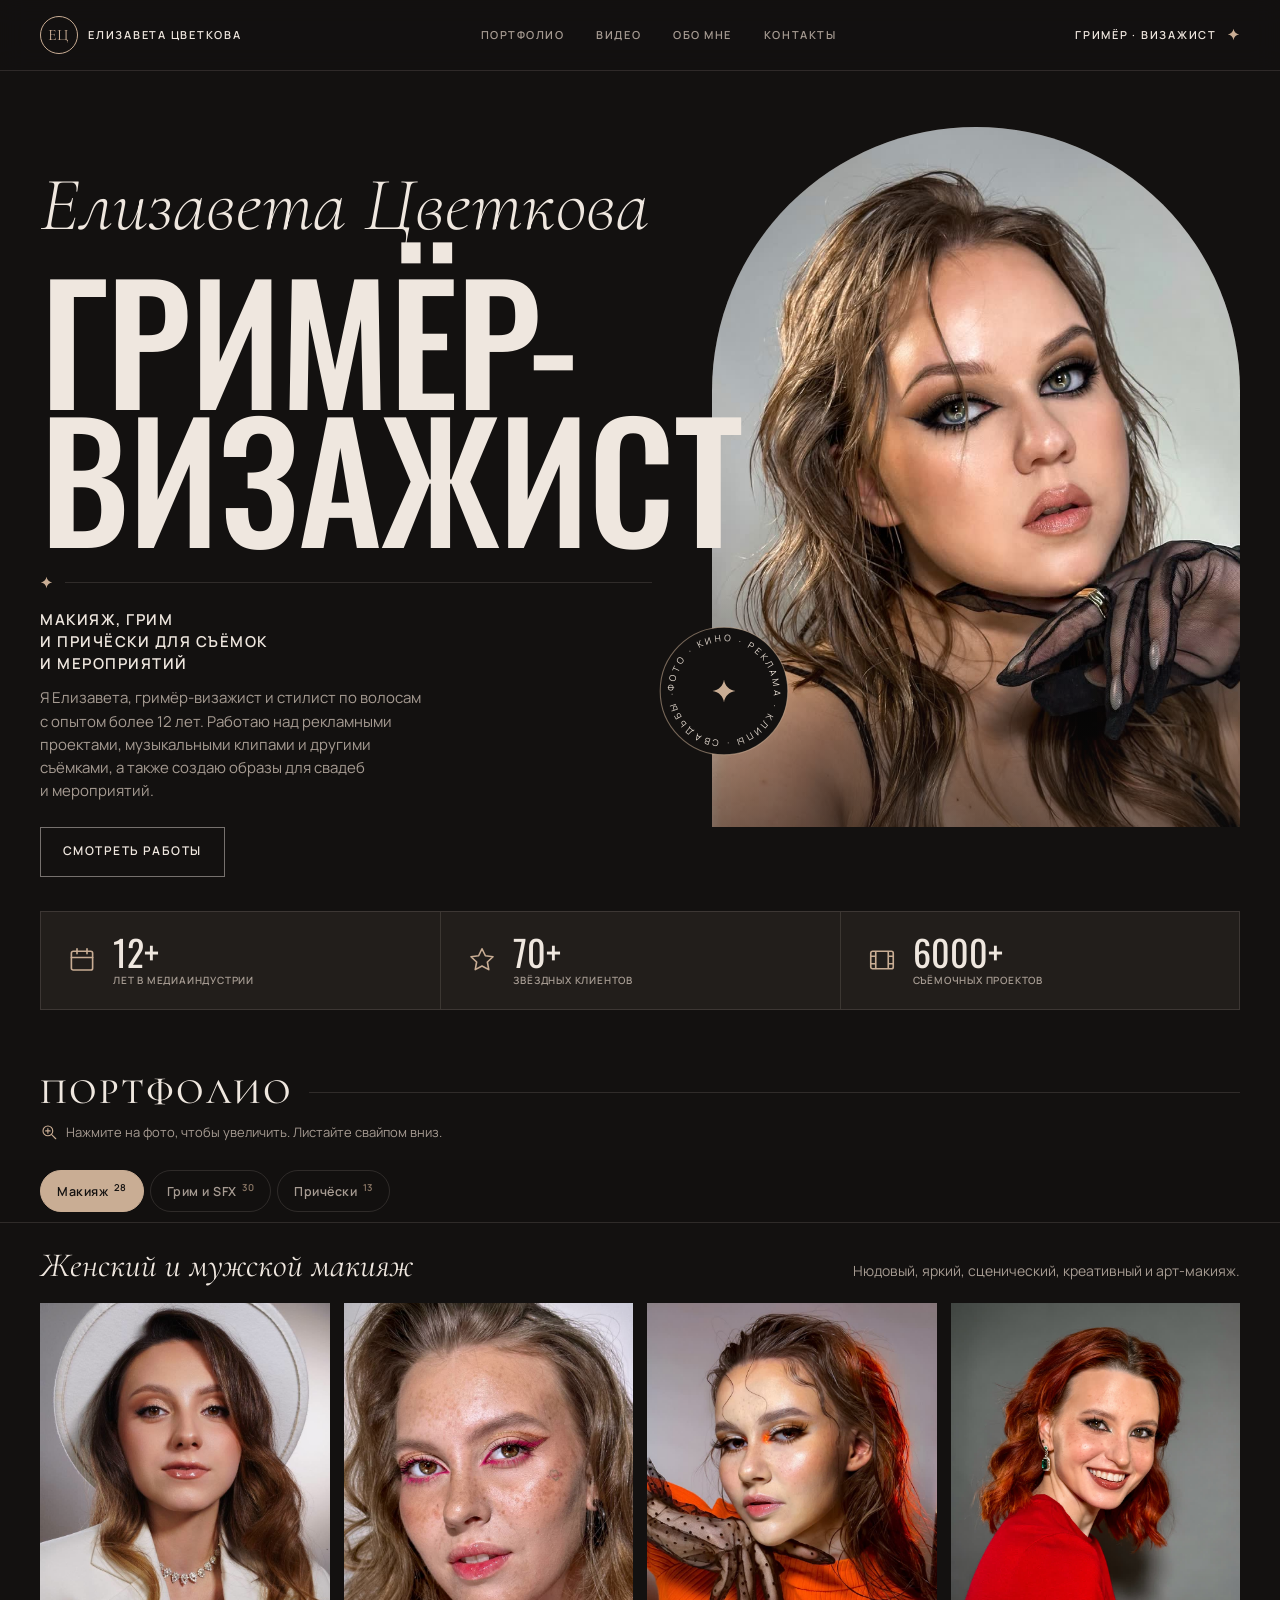
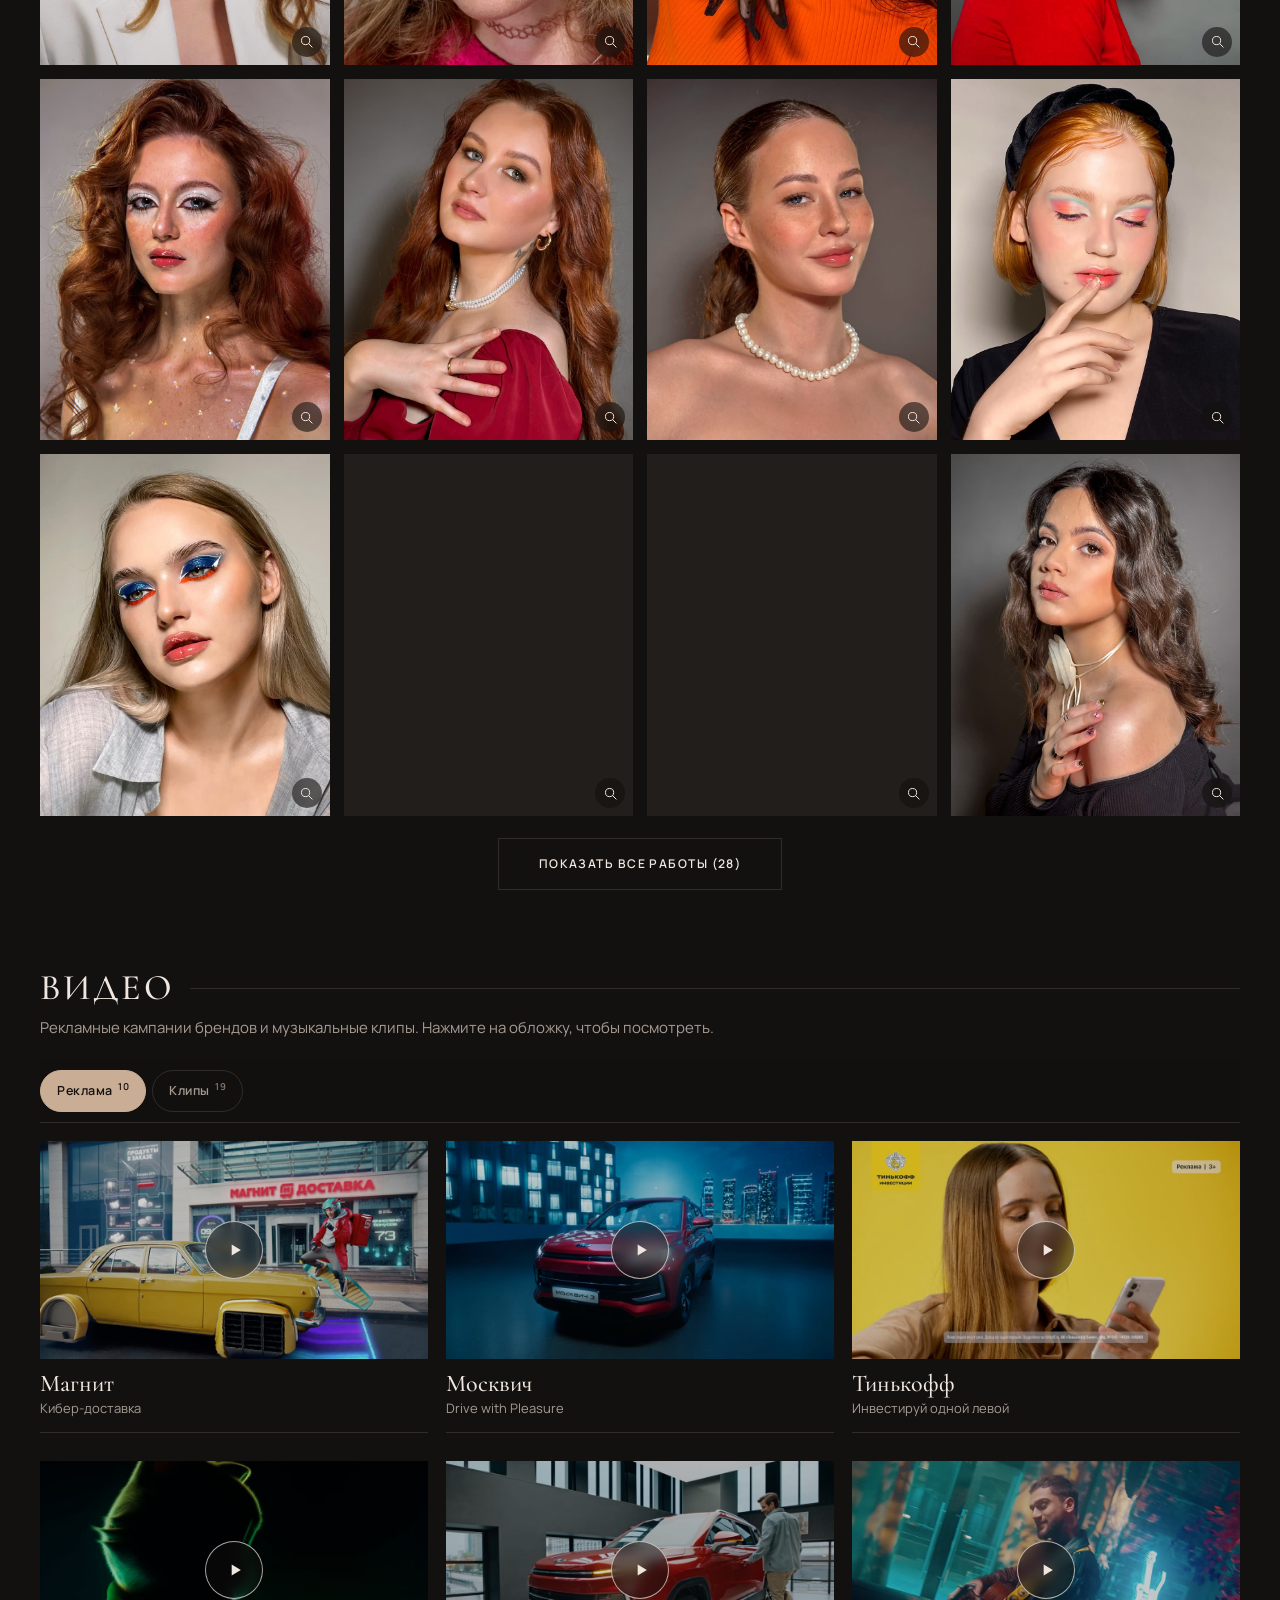
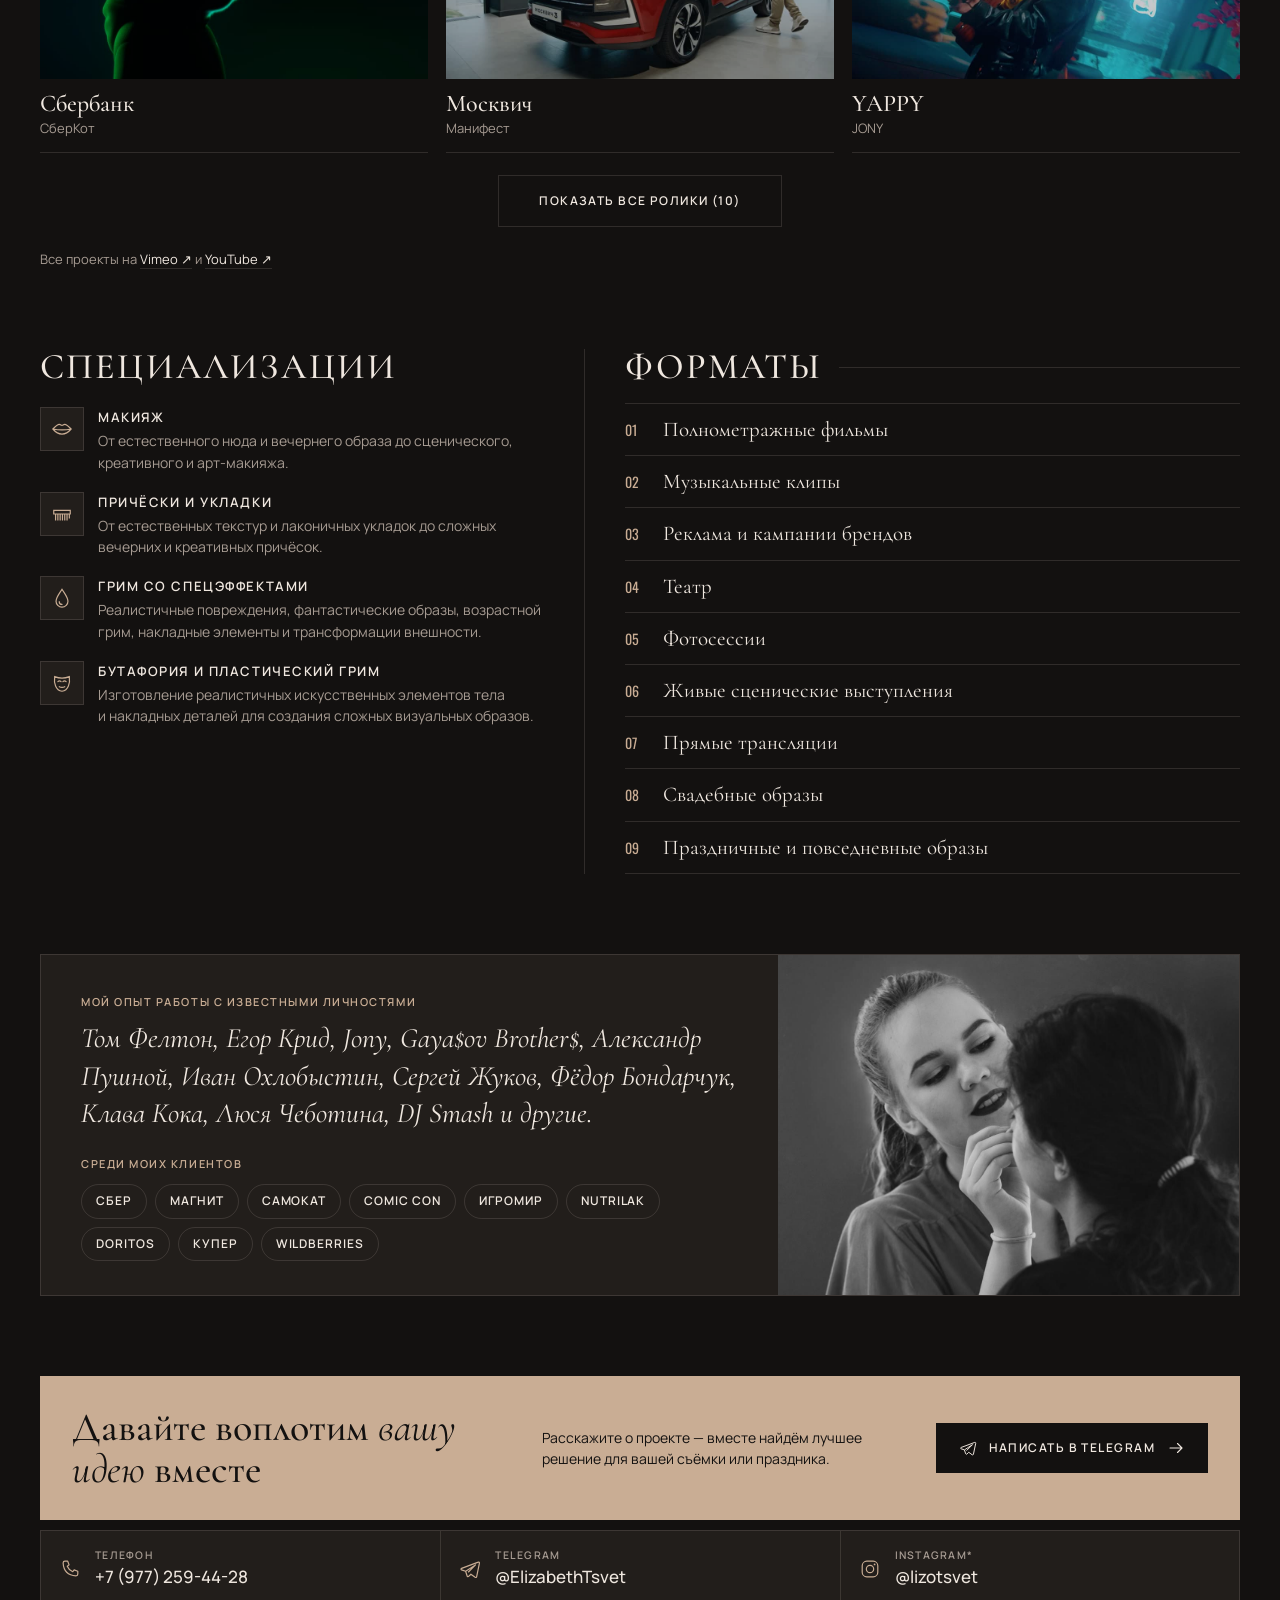
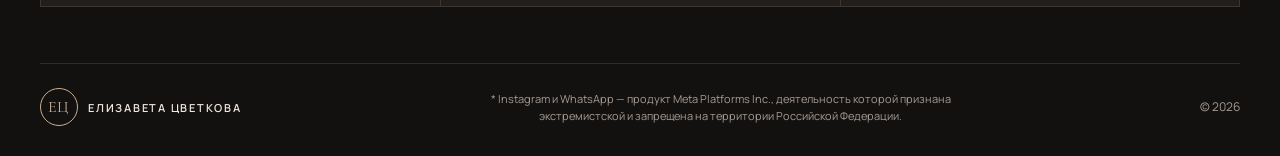
<file: version-c/index.html>
<!doctype html>
<html lang="ru">
<head>
  <meta charset="utf-8">
  <title>Елизавета Цветкова — гримёр-визажист</title>
  <meta name="robots" content="noindex">
  <link rel="canonical" href="../">
  <meta http-equiv="refresh" content="0; url=../">
  <script>location.replace('../' + location.hash);</script>
</head>
<body style="background:#131110;color:#efe7df;font-family:sans-serif">
  <p>Сайт переехал: <a href="../" style="color:#c9ad94">перейти на главную</a></p>
</body>
</html>
</file>
<file: assets/vendor/photoswipe/photoswipe.css>
/*! PhotoSwipe main CSS by Dmytro Semenov | photoswipe.com */

.pswp {
  --pswp-bg: #000;
  --pswp-placeholder-bg: #222;
  

  --pswp-root-z-index: 100000;
  
  --pswp-preloader-color: rgba(79, 79, 79, 0.4);
  --pswp-preloader-color-secondary: rgba(255, 255, 255, 0.9);
  
  /* defined via js:
  --pswp-transition-duration: 333ms; */
  
  --pswp-icon-color: #fff;
  --pswp-icon-color-secondary: #4f4f4f;
  --pswp-icon-stroke-color: #4f4f4f;
  --pswp-icon-stroke-width: 2px;

  --pswp-error-text-color: var(--pswp-icon-color);
}


/*
	Styles for basic PhotoSwipe (pswp) functionality (sliding area, open/close transitions)
*/

.pswp {
	position: fixed;
	top: 0;
	left: 0;
	width: 100%;
	height: 100%;
	z-index: var(--pswp-root-z-index);
	display: none;
	touch-action: none;
	outline: 0;
	opacity: 0.003;
	contain: layout style size;
	-webkit-tap-highlight-color: rgba(0, 0, 0, 0);
}

/* Prevents focus outline on the root element,
  (it may be focused initially) */
.pswp:focus {
  outline: 0;
}

.pswp * {
  box-sizing: border-box;
}

.pswp img {
  max-width: none;
}

.pswp--open {
	display: block;
}

.pswp,
.pswp__bg {
	transform: translateZ(0);
	will-change: opacity;
}

.pswp__bg {
  opacity: 0.005;
	background: var(--pswp-bg);
}

.pswp,
.pswp__scroll-wrap {
	overflow: hidden;
}

.pswp__scroll-wrap,
.pswp__bg,
.pswp__container,
.pswp__item,
.pswp__content,
.pswp__img,
.pswp__zoom-wrap {
	position: absolute;
	top: 0;
	left: 0;
	width: 100%;
	height: 100%;
}

.pswp__img,
.pswp__zoom-wrap {
	width: auto;
	height: auto;
}

.pswp--click-to-zoom.pswp--zoom-allowed .pswp__img {
	cursor: -webkit-zoom-in;
	cursor: -moz-zoom-in;
	cursor: zoom-in;
}

.pswp--click-to-zoom.pswp--zoomed-in .pswp__img {
	cursor: move;
	cursor: -webkit-grab;
	cursor: -moz-grab;
	cursor: grab;
}

.pswp--click-to-zoom.pswp--zoomed-in .pswp__img:active {
  cursor: -webkit-grabbing;
  cursor: -moz-grabbing;
  cursor: grabbing;
}

/* :active to override grabbing cursor */
.pswp--no-mouse-drag.pswp--zoomed-in .pswp__img,
.pswp--no-mouse-drag.pswp--zoomed-in .pswp__img:active,
.pswp__img {
	cursor: -webkit-zoom-out;
	cursor: -moz-zoom-out;
	cursor: zoom-out;
}


/* Prevent selection and tap highlights */
.pswp__container,
.pswp__img,
.pswp__button,
.pswp__counter {
	-webkit-user-select: none;
	-moz-user-select: none;
	-ms-user-select: none;
	user-select: none;
}

.pswp__item {
	/* z-index for fade transition */
	z-index: 1;
	overflow: hidden;
}

.pswp__hidden {
	display: none !important;
}

/* Allow to click through pswp__content element, but not its children */
.pswp__content {
  pointer-events: none;
}
.pswp__content > * {
  pointer-events: auto;
}


/*

  PhotoSwipe UI

*/

/*
	Error message appears when image is not loaded
	(JS option errorMsg controls markup)
*/
.pswp__error-msg-container {
  display: grid;
}
.pswp__error-msg {
	margin: auto;
	font-size: 1em;
	line-height: 1;
	color: var(--pswp-error-text-color);
}

/*
class pswp__hide-on-close is applied to elements that
should hide (for example fade out) when PhotoSwipe is closed
and show (for example fade in) when PhotoSwipe is opened
 */
.pswp .pswp__hide-on-close {
	opacity: 0.005;
	will-change: opacity;
	transition: opacity var(--pswp-transition-duration) cubic-bezier(0.4, 0, 0.22, 1);
	z-index: 10; /* always overlap slide content */
	pointer-events: none; /* hidden elements should not be clickable */
}

/* class pswp--ui-visible is added when opening or closing transition starts */
.pswp--ui-visible .pswp__hide-on-close {
	opacity: 1;
	pointer-events: auto;
}

/* <button> styles, including css reset */
.pswp__button {
	position: relative;
	display: block;
	width: 50px;
	height: 60px;
	padding: 0;
	margin: 0;
	overflow: hidden;
	cursor: pointer;
	background: none;
	border: 0;
	box-shadow: none;
	opacity: 0.85;
	-webkit-appearance: none;
	-webkit-touch-callout: none;
}

.pswp__button:hover,
.pswp__button:active,
.pswp__button:focus {
  transition: none;
  padding: 0;
  background: none;
  border: 0;
  box-shadow: none;
  opacity: 1;
}

.pswp__button:disabled {
  opacity: 0.3;
  cursor: auto;
}

.pswp__icn {
  fill: var(--pswp-icon-color);
  color: var(--pswp-icon-color-secondary);
}

.pswp__icn {
  position: absolute;
  top: 14px;
  left: 9px;
  width: 32px;
  height: 32px;
  overflow: hidden;
  pointer-events: none;
}

.pswp__icn-shadow {
  stroke: var(--pswp-icon-stroke-color);
  stroke-width: var(--pswp-icon-stroke-width);
  fill: none;
}

.pswp__icn:focus {
	outline: 0;
}

/*
	div element that matches size of large image,
	large image loads on top of it,
	used when msrc is not provided
*/
div.pswp__img--placeholder,
.pswp__img--with-bg {
	background: var(--pswp-placeholder-bg);
}

.pswp__top-bar {
	position: absolute;
	left: 0;
	top: 0;
	width: 100%;
	height: 60px;
	display: flex;
  flex-direction: row;
  justify-content: flex-end;
	z-index: 10;

	/* allow events to pass through top bar itself */
	pointer-events: none !important;
}
.pswp__top-bar > * {
  pointer-events: auto;
  /* this makes transition significantly more smooth,
     even though inner elements are not animated */
  will-change: opacity;
}


/*

  Close button

*/
.pswp__button--close {
  margin-right: 6px;
}


/*

  Arrow buttons

*/
.pswp__button--arrow {
  position: absolute;
  top: 0;
  width: 75px;
  height: 100px;
  top: 50%;
  margin-top: -50px;
}

.pswp__button--arrow:disabled {
  display: none;
  cursor: default;
}

.pswp__button--arrow .pswp__icn {
  top: 50%;
  margin-top: -30px;
  width: 60px;
  height: 60px;
  background: none;
  border-radius: 0;
}

.pswp--one-slide .pswp__button--arrow {
  display: none;
}

/* hide arrows on touch screens */
.pswp--touch .pswp__button--arrow {
  visibility: hidden;
}

/* show arrows only after mouse was used */
.pswp--has_mouse .pswp__button--arrow {
  visibility: visible;
}

.pswp__button--arrow--prev {
  right: auto;
  left: 0px;
}

.pswp__button--arrow--next {
  right: 0px;
}
.pswp__button--arrow--next .pswp__icn {
  left: auto;
  right: 14px;
  /* flip horizontally */
  transform: scale(-1, 1);
}

/*

  Zoom button

*/
.pswp__button--zoom {
  display: none;
}

.pswp--zoom-allowed .pswp__button--zoom {
  display: block;
}

/* "+" => "-" */
.pswp--zoomed-in .pswp__zoom-icn-bar-v {
  display: none;
}


/*

  Loading indicator

*/
.pswp__preloader {
  position: relative;
  overflow: hidden;
  width: 50px;
  height: 60px;
  margin-right: auto;
}

.pswp__preloader .pswp__icn {
  opacity: 0;
  transition: opacity 0.2s linear;
  animation: pswp-clockwise 600ms linear infinite;
}

.pswp__preloader--active .pswp__icn {
  opacity: 0.85;
}

@keyframes pswp-clockwise {
  0% { transform: rotate(0deg); }
  100% { transform: rotate(360deg); }
}


/*

  "1 of 10" counter

*/
.pswp__counter {
  height: 30px;
  margin-top: 15px;
  margin-inline-start: 20px;
  font-size: 14px;
  line-height: 30px;
  color: var(--pswp-icon-color);
  text-shadow: 1px 1px 3px var(--pswp-icon-color-secondary);
  opacity: 0.85;
}

.pswp--one-slide .pswp__counter {
  display: none;
}
</file>
<file: style.css>
/* Version C — dark, refined, mobile-first. */

:root {
  --bg: #131110;
  --bg-2: #1b1816;
  --card: #221e1b;
  --arch: #3a302a;
  --line: rgba(236, 224, 212, .13);
  --text: #efe7df;
  --muted: #a69b92;
  --accent: #c9ad94;      /* champagne */
  --accent-2: #8e7a68;
  --serif: "Cormorant Garamond", Georgia, serif;
  --cond: "Oswald", "Arial Narrow", sans-serif;
  --sans: "Manrope", "Helvetica Neue", Arial, sans-serif;
  --script: "Marck Script", cursive;
  --pad: 18px;
  --dock-h: 64px;
}

*, *::before, *::after { box-sizing: border-box; margin: 0; padding: 0; }
html { scroll-behavior: smooth; scroll-padding-top: 70px; -webkit-text-size-adjust: 100%; }
body {
  background: var(--bg);
  color: var(--text);
  font-family: var(--sans);
  font-size: 15px;
  line-height: 1.55;
  font-weight: 400;
  -webkit-font-smoothing: antialiased;
  overflow-x: clip;
  padding-bottom: calc(var(--dock-h) + env(safe-area-inset-bottom));
}
img { display: block; max-width: 100%; }
a { color: inherit; text-decoration: none; }
button { font: inherit; color: inherit; background: none; border: 0; cursor: pointer; }
ul, ol { list-style: none; }
svg { flex: none; }
::selection { background: var(--accent); color: var(--bg); }
:focus-visible { outline: 1.5px solid var(--accent); outline-offset: 3px; }

.wrap { width: min(1200px, 100% - var(--pad) * 2); margin-inline: auto; }
.star { width: 13px; height: 13px; color: var(--accent); }
.label { font-size: 11px; font-weight: 600; letter-spacing: .14em; text-transform: uppercase; color: var(--accent); }
.label--mt { margin-top: 22px; }

/* ---- buttons ---- */
.btn {
  display: inline-flex; align-items: center; gap: 12px;
  height: 50px; padding: 0 22px;
  border: 1px solid currentColor;
  font-size: 12px; font-weight: 600; letter-spacing: .12em; text-transform: uppercase;
  white-space: nowrap;
}
.btn svg { width: 18px; height: 18px; }
.btn--light { color: var(--text); border-color: rgba(239, 231, 223, .45); }
.btn--light:hover { background: var(--text); color: var(--bg); }
.btn--dark { color: var(--bg); background: var(--bg); color: var(--text); border-color: var(--bg); }
.btn--dark:hover { background: #000; }

/* ---- header ---- */
.hdr {
  position: sticky; top: 0; z-index: 30;
  display: flex; align-items: center; justify-content: space-between; gap: 16px;
  padding: 12px var(--pad);
  background: rgba(19, 17, 16, .88);
  -webkit-backdrop-filter: blur(12px); backdrop-filter: blur(12px);
  border-bottom: 1px solid var(--line);
}
.hdr__brand { display: flex; align-items: center; gap: 10px; }
.mono {
  width: 38px; height: 38px; border-radius: 50%;
  border: 1px solid var(--accent);
  display: grid; place-items: center;
  font-family: var(--serif); font-size: 16px; color: var(--accent); letter-spacing: .02em;
}
.hdr__name { font-size: 11px; font-weight: 600; letter-spacing: .16em; text-transform: uppercase; }
.hdr__nav { display: none; }
.hdr__role { display: none; }

/* ---- hero ---- */
.hero { padding: 26px var(--pad) 8px; display: grid; grid-template-columns: minmax(0, 1fr); gap: 0; }
.hero__serif {
  font-family: var(--serif); font-style: italic; font-weight: 300;
  font-size: clamp(34px, 10vw, 76px); line-height: 1; color: var(--text);
}
.hero__title {
  font-family: var(--cond); font-weight: 500; text-transform: uppercase;
  font-size: clamp(64px, 21.5vw, 236px); line-height: .86; letter-spacing: -.01em;
  margin-top: .16em; /* room for the dots of Ё */
  position: relative; z-index: 2;
}
.hero__title span { display: block; }
.hero__media { position: relative; margin-top: -32px; z-index: 1; }
.arch {
  position: relative;
  width: 86%; margin-left: auto;
  aspect-ratio: 4 / 5.1;
  border-radius: 999px 999px 0 0;
  overflow: hidden;
  background: var(--arch);
}
.arch img { width: 100%; height: 100%; object-fit: cover; object-position: 50% 22%; }
.arch::after { content: ""; position: absolute; inset: 0; background: linear-gradient(180deg, transparent 65%, rgba(19,17,16,.55)); }
.badge { position: absolute; left: 0; bottom: 8%; width: 108px; height: 108px; }

.hero__text { margin-top: 26px; }
.rule { display: flex; align-items: center; gap: 12px; }
.rule span { flex: 1; height: 1px; background: var(--line); }
.hero__lead {
  margin-top: 20px;
  font-size: 15px; font-weight: 600; letter-spacing: .1em; text-transform: uppercase; line-height: 1.45;
  max-width: 24ch;
}
.hero__copy { margin-top: 12px; color: var(--muted); max-width: 44ch; }
.hero__cta { display: flex; align-items: center; justify-content: space-between; gap: 16px; margin-top: 24px; }

/* ---- stats ---- */
.stats {
  margin-top: 34px;
  display: grid; grid-template-columns: repeat(3, 1fr);
  background: var(--card); border: 1px solid var(--line);
}
.stat { display: flex; flex-direction: column; align-items: flex-start; gap: 10px; padding: 16px 12px; }
.stat + .stat { border-left: 1px solid var(--line); }
.stat svg { width: 24px; height: 24px; color: var(--accent); }
.stat b { display: block; font-family: var(--cond); font-weight: 400; font-size: 30px; line-height: 1; }
.stat span { display: block; margin-top: 4px; font-size: 10px; font-weight: 600; letter-spacing: .08em; text-transform: uppercase; color: var(--muted); line-height: 1.35; }

/* ---- section titles ---- */
.sec-title { display: flex; align-items: center; gap: 16px; }
.sec-title h2 { font-family: var(--serif); font-weight: 500; font-size: 30px; line-height: 1; letter-spacing: .06em; text-transform: uppercase; }
.sec-title--sm h2 { font-size: 24px; }
.sec-title__line { flex: 1; height: 1px; background: var(--line); }
.sec-sub { margin-top: 10px; color: var(--muted); }

/* ---- portfolio ---- */
.portfolio { padding-top: 64px; }
.portfolio__hint { display: flex; align-items: center; gap: 8px; margin-top: 12px; font-size: 13px; color: var(--muted); }
.portfolio__hint svg { width: 18px; height: 18px; color: var(--accent); }

.tabs-bar {
  position: sticky; top: 63px; z-index: 20;
  margin-top: 18px;
  background: rgba(19, 17, 16, .92);
  -webkit-backdrop-filter: blur(12px); backdrop-filter: blur(12px);
  border-bottom: 1px solid var(--line);
}
.tabs { display: flex; gap: 6px; padding: 10px 0; overflow-x: auto; scrollbar-width: none; }
.tabs::-webkit-scrollbar { display: none; }
.tab {
  flex: 1 0 auto;
  height: 42px; padding: 0 16px;
  border: 1px solid var(--line); border-radius: 999px;
  font-size: 12.5px; font-weight: 600; letter-spacing: .04em; color: var(--muted);
  white-space: nowrap;
}
.tab sup { font-size: 9.5px; margin-left: 2px; color: var(--accent-2); }
.tab[aria-selected="true"] { background: var(--accent); border-color: var(--accent); color: var(--bg); }
.tab[aria-selected="true"] sup { color: var(--bg); }

.panel { padding-top: 24px; }
.panel[hidden] { display: none; }
.panel__head h3 { font-family: var(--serif); font-weight: 400; font-style: italic; font-size: 28px; line-height: 1.1; }
.panel__head p { margin-top: 6px; color: var(--muted); font-size: 14px; max-width: 52ch; }

.gal { display: grid; grid-template-columns: repeat(2, 1fr); grid-auto-flow: dense; gap: 8px; margin-top: 18px; }
.gal__item { position: relative; display: block; overflow: hidden; background: var(--card); aspect-ratio: 4 / 5; }
.gal__item img { width: 100%; height: 100%; object-fit: cover; object-position: 50% 28%; }
.gal__item--wide { grid-column: span 2; aspect-ratio: 16 / 10; }
.gal__item--wide img { object-position: 50% 40%; }
.gal__item::after {
  content: ""; position: absolute; right: 8px; bottom: 8px; width: 30px; height: 30px; border-radius: 50%;
  background: rgba(19, 17, 16, .6) url("data:image/svg+xml,%3Csvg xmlns='http://www.w3.org/2000/svg' viewBox='0 0 24 24'%3E%3Ccircle cx='10.5' cy='10.5' r='6.5' fill='none' stroke='%23efe7df' stroke-width='1.6'/%3E%3Cpath d='M15.5 15.5L21 21' stroke='%23efe7df' stroke-width='1.6' stroke-linecap='round'/%3E%3C/svg%3E") center / 15px no-repeat;
  -webkit-backdrop-filter: blur(4px); backdrop-filter: blur(4px);
}
.gal__num { position: absolute; left: 8px; top: 8px; font-size: 10px; font-weight: 600; letter-spacing: .1em; color: rgba(239,231,223,.85); text-shadow: 0 1px 6px rgba(0,0,0,.5); }
.gal:not(.is-open) .is-more { display: none; }
.more {
  display: block; width: 100%; margin-top: 14px; height: 52px;
  border: 1px solid var(--line);
  font-size: 12px; font-weight: 600; letter-spacing: .12em; text-transform: uppercase;
}
.more:hover { border-color: var(--accent); color: var(--accent); }
.more[hidden] { display: none; }

/* ---- video gallery ---- */
.video { padding-top: 80px; }
.tabs-bar--video { margin-top: 20px; }
.vpanel { padding-top: 18px; }
.vpanel[hidden] { display: none; }
/* phone: compact rows — cover left, title right */
.vgrid { display: grid; gap: 0; }
.vgrid:not(.is-open) .is-more { display: none; }
.vitem {
  display: grid; grid-template-columns: 46% 1fr; gap: 14px; align-items: center;
  width: 100%; padding: 10px 0; text-align: left;
  border-bottom: 1px solid var(--line);
}
.vitem__thumb { position: relative; display: block; aspect-ratio: 16 / 9; overflow: hidden; background: #000; }
.vitem__thumb img { width: 100%; height: 100%; object-fit: cover; filter: brightness(.82); }
.vitem__play {
  position: absolute; left: 50%; top: 50%; width: 38px; height: 38px; margin: -19px 0 0 -19px; border-radius: 50%;
  display: grid; place-items: center;
  background: rgba(19, 17, 16, .45); border: 1px solid rgba(239, 231, 223, .7);
  -webkit-backdrop-filter: blur(6px); backdrop-filter: blur(6px);
  color: var(--text);
}
.vitem__play svg { width: 15px; height: 15px; margin-left: 2px; }
.vitem__text { display: grid; gap: 3px; min-width: 0; }
.vitem__text b { font-family: var(--serif); font-weight: 500; font-size: 20px; line-height: 1.1; }
.vitem__text span { font-size: 13px; color: var(--muted); line-height: 1.35; }
.vitem:hover .vitem__play, .vitem:focus-visible .vitem__play { background: var(--accent); border-color: var(--accent); color: var(--bg); }
.vitem:hover .vitem__thumb img { filter: none; }
.video__links { margin-top: 22px; font-size: 13px; color: var(--muted); }
.video__links a { color: var(--text); border-bottom: 1px solid var(--line); }
.video__links a:hover { color: var(--accent); border-color: var(--accent); }

/* player over the page */
html.is-locked, html.is-locked body { overflow: hidden; }
.vplayer {
  position: fixed; inset: 0; z-index: 100;
  display: flex; flex-direction: column;
  background: #0b0a09;
  padding: env(safe-area-inset-top) 0 env(safe-area-inset-bottom);
}
.vplayer[hidden] { display: none; }
.vplayer__bar { display: flex; align-items: center; gap: 14px; padding: 12px var(--pad); }
.vplayer__title { flex: 1; min-width: 0; font-family: var(--serif); font-size: 20px; line-height: 1.15; overflow: hidden; text-overflow: ellipsis; white-space: nowrap; }
.vplayer__count { font-size: 12px; font-weight: 600; letter-spacing: .1em; color: var(--muted); }
.vplayer__close { width: 44px; height: 44px; display: grid; place-items: center; border: 1px solid var(--line); border-radius: 50%; }
.vplayer__close svg { width: 20px; height: 20px; }
.vplayer__close:hover { border-color: var(--accent); color: var(--accent); }
.vplayer__stage { flex: 1; min-height: 0; display: grid; place-items: center; padding: 0 var(--pad); }
.vplayer__frame { position: relative; width: min(100%, (100dvh - 170px) * 16 / 9); aspect-ratio: 16 / 9; background: #000; }
.vplayer__frame iframe { position: absolute; inset: 0; width: 100%; height: 100%; border: 0; }
.vplayer__nav { display: flex; align-items: center; justify-content: space-between; gap: 12px; padding: 14px var(--pad) 18px; }
.vplayer__nav button { width: 52px; height: 52px; border: 1px solid var(--line); border-radius: 50%; font-size: 18px; }
.vplayer__nav button:hover { border-color: var(--accent); color: var(--accent); }
.vplayer__mid { flex: 1; min-width: 0; display: grid; justify-items: center; gap: 6px; text-align: center; }
.vplayer__hint { font-size: 12px; color: var(--muted); }
.vplayer__ext { font-size: 13px; color: var(--text); border-bottom: 1px solid var(--line); }
.vplayer__ext:hover { color: var(--accent); border-color: var(--accent); }

/* ---- about ---- */
.about { padding-top: 80px; display: grid; gap: 56px; }
.skills { margin-top: 22px; display: grid; gap: 18px; }
.skills li { display: flex; gap: 14px; align-items: flex-start; }
.ic { width: 44px; height: 44px; flex: none; display: grid; place-items: center; background: var(--card); border: 1px solid var(--line); color: var(--accent); }
.ic svg { width: 22px; height: 22px; }
.skills h3 { font-size: 13px; font-weight: 600; letter-spacing: .12em; text-transform: uppercase; }
.skills p { margin-top: 3px; font-size: 14px; color: var(--muted); }
.formats { margin-top: 18px; border-top: 1px solid var(--line); }
.formats li { display: flex; align-items: baseline; gap: 16px; padding: 13px 0; border-bottom: 1px solid var(--line); font-family: var(--serif); font-size: 21px; line-height: 1.2; }
.formats span { font-family: var(--cond); font-size: 14px; color: var(--accent); min-width: 22px; }

/* ---- people ---- */
.people { padding-top: 80px; }
.people__card { position: relative; display: grid; background: var(--card); border: 1px solid var(--line); overflow: hidden; }
.people__body { position: relative; padding: 26px 20px 24px; }
.people__names { margin-top: 10px; font-family: var(--serif); font-style: italic; font-size: 22px; line-height: 1.35; }
.clients { display: flex; flex-wrap: wrap; gap: 8px; margin-top: 12px; }
.clients li { border: 1px solid var(--line); border-radius: 999px; padding: 7px 14px; font-size: 12px; font-weight: 600; letter-spacing: .08em; text-transform: uppercase; }
.people__img { height: 260px; }
.people__img img { width: 100%; height: 100%; object-fit: cover; object-position: 35% 40%; filter: grayscale(1) contrast(1.05) brightness(.95); }

/* ---- contact ---- */
.contact { padding-top: 80px; }
.contact__band { background: var(--accent); color: var(--bg); padding: 30px 20px; display: grid; gap: 14px; justify-items: start; }
.contact__title { font-family: var(--serif); font-size: 34px; line-height: 1.05; font-weight: 500; }
.contact__title em { font-weight: 400; }
.contact__txt { font-size: 14px; max-width: 40ch; }
.contact__band .btn { margin-top: 6px; color: var(--text); }
.btn .lead { width: 18px; height: 18px; }
.contact__list { display: grid; margin-top: 10px; background: var(--card); border: 1px solid var(--line); }
.contact__list li + li { border-top: 1px solid var(--line); }
.contact__list a { display: flex; align-items: center; gap: 14px; padding: 16px 18px; }
.contact__list svg { width: 22px; height: 22px; color: var(--accent); }
.contact__list span { display: grid; font-size: 17px; font-weight: 500; }
.contact__list small { font-size: 10.5px; font-weight: 600; letter-spacing: .12em; text-transform: uppercase; color: var(--muted); }
.contact__list a:hover span { color: var(--accent); }

/* ---- footer ---- */
.ftr { margin-top: 56px; padding: 24px 0 30px; border-top: 1px solid var(--line); display: grid; gap: 16px; }
.ftr__legal { font-size: 11px; color: var(--muted); max-width: 70ch; }
.ftr__copy { font-size: 12px; color: var(--muted); }

/* ---- mobile dock ---- */
.dock {
  position: fixed; left: 0; right: 0; bottom: 0; z-index: 40;
  display: grid; grid-template-columns: repeat(4, 1fr);
  height: calc(var(--dock-h) + env(safe-area-inset-bottom));
  padding-bottom: env(safe-area-inset-bottom);
  background: rgba(19, 17, 16, .94);
  -webkit-backdrop-filter: blur(14px); backdrop-filter: blur(14px);
  border-top: 1px solid var(--line);
}
.dock a { display: flex; flex-direction: column; align-items: center; justify-content: center; gap: 4px; font-size: 10.5px; font-weight: 600; letter-spacing: .04em; color: var(--muted); }
.dock svg { width: 22px; height: 22px; }
.dock__cta { color: var(--accent) !important; }

/* ---- PhotoSwipe theme ---- */
.pswp { --pswp-bg: #0d0b0a; --pswp-placeholder-bg: #1b1816; --pswp-icon-color: #efe7df; --pswp-icon-color-secondary: #131110; }
.pswp__counter { font-family: var(--sans); font-size: 13px; opacity: .8; }
.pswp__caption {
  position: absolute; left: 0; right: 0; bottom: 0;
  padding: 14px 18px calc(16px + env(safe-area-inset-bottom));
  font-size: 12px; font-weight: 600; letter-spacing: .12em; text-transform: uppercase; color: var(--muted);
  background: linear-gradient(transparent, rgba(0,0,0,.6));
  pointer-events: none; text-align: center;
  z-index: 10;
}

/* =========================================================
   Tablet / desktop
   ========================================================= */
@media (min-width: 720px) {
  :root { --pad: 32px; }
  .gal { grid-template-columns: repeat(3, 1fr); gap: 12px; }
  .gal__item--wide { grid-column: span 2; aspect-ratio: auto; }
  .stat { flex-direction: row; align-items: center; gap: 16px; padding: 22px 26px; }
  .stat svg { width: 30px; height: 30px; }
  .stat b { font-size: 36px; }
  /* tablet: cards with the title under the cover */
  .vgrid { grid-template-columns: 1fr 1fr; gap: 28px 18px; }
  .vitem { grid-template-columns: 1fr; gap: 12px; padding: 0 0 14px; align-items: start; }
  .vitem__play { width: 58px; height: 58px; margin: -29px 0 0 -29px; }
  .vitem__play svg { width: 20px; height: 20px; }
  .vitem__text b { font-size: 24px; }
  .people__card { grid-template-columns: 1.6fr 1fr; }
  .people__img { position: relative; height: auto; min-height: 340px; }
  .people__img img { position: absolute; inset: 0; }
  .contact__band { grid-template-columns: 1.2fr 1fr auto; align-items: center; padding: 30px 32px; }
  .contact__band .btn { margin-top: 0; }
  .contact__list { grid-template-columns: repeat(3, 1fr); }
  .contact__list li + li { border-top: 0; border-left: 1px solid var(--line); }
  .tab { flex: 0 0 auto; }
}

@media (min-width: 1000px) {
  body { padding-bottom: 0; }
  .dock { display: none; }
  .hdr { padding: 16px 40px; }
  .hdr__nav { display: flex; gap: 32px; font-size: 11px; font-weight: 600; letter-spacing: .14em; text-transform: uppercase; }
  .hdr__nav a { color: var(--muted); }
  .hdr__nav a:hover { color: var(--text); }
  .hdr__role { display: flex; align-items: center; gap: 10px; font-size: 11px; font-weight: 600; letter-spacing: .16em; text-transform: uppercase; }
  .tabs-bar { top: 71px; }
  html { scroll-padding-top: 80px; }

  .hero {
    width: min(1200px, 100% - 64px); margin-inline: auto;
    padding: 56px 0 0;
    grid-template-columns: minmax(0, 1.12fr) minmax(0, .88fr);
    grid-template-areas: "head media" "text media";
    column-gap: 0;
    align-items: start;
  }
  .hero__head { grid-area: head; align-self: end; }
  .hero__head { padding-top: 40px; }
  .hero__title { font-size: clamp(120px, 12.6vw, 196px); margin-right: -34%; white-space: nowrap; }
  .hero__media { grid-area: media; margin-top: 0; }
  .arch { width: 100%; aspect-ratio: 4 / 5.3; }
  .badge { left: -54px; bottom: 10%; width: 132px; height: 132px; }
  .hero__text { grid-area: text; padding-right: 60px; margin-top: 30px; }

  .gal { grid-template-columns: repeat(4, 1fr); gap: 14px; }
  .panel__head { display: flex; justify-content: space-between; align-items: baseline; gap: 30px; }
  .panel__head h3 { font-size: 34px; }
  .panel__head p { text-align: right; }
  .more { width: auto; margin: 22px auto 0; padding: 0 40px; }
  .vgrid { grid-template-columns: repeat(3, 1fr); }
  .vplayer__hint { display: none; }

  .sec-title h2 { font-size: 36px; }
  .about { grid-template-columns: 1fr 1.2fr; gap: 0; }
  .about__col:first-child { padding-right: 40px; border-right: 1px solid var(--line); }
  .about__col:last-child { padding-left: 40px; }
  .formats { columns: 1; }
  .people__names { font-size: 28px; }
  .people__body { padding: 38px 40px 34px; }
  .contact__title { font-size: 40px; }
  .ftr { grid-template-columns: auto 1fr auto; align-items: center; }
  .ftr__legal { text-align: center; justify-self: center; }
}
</file>
